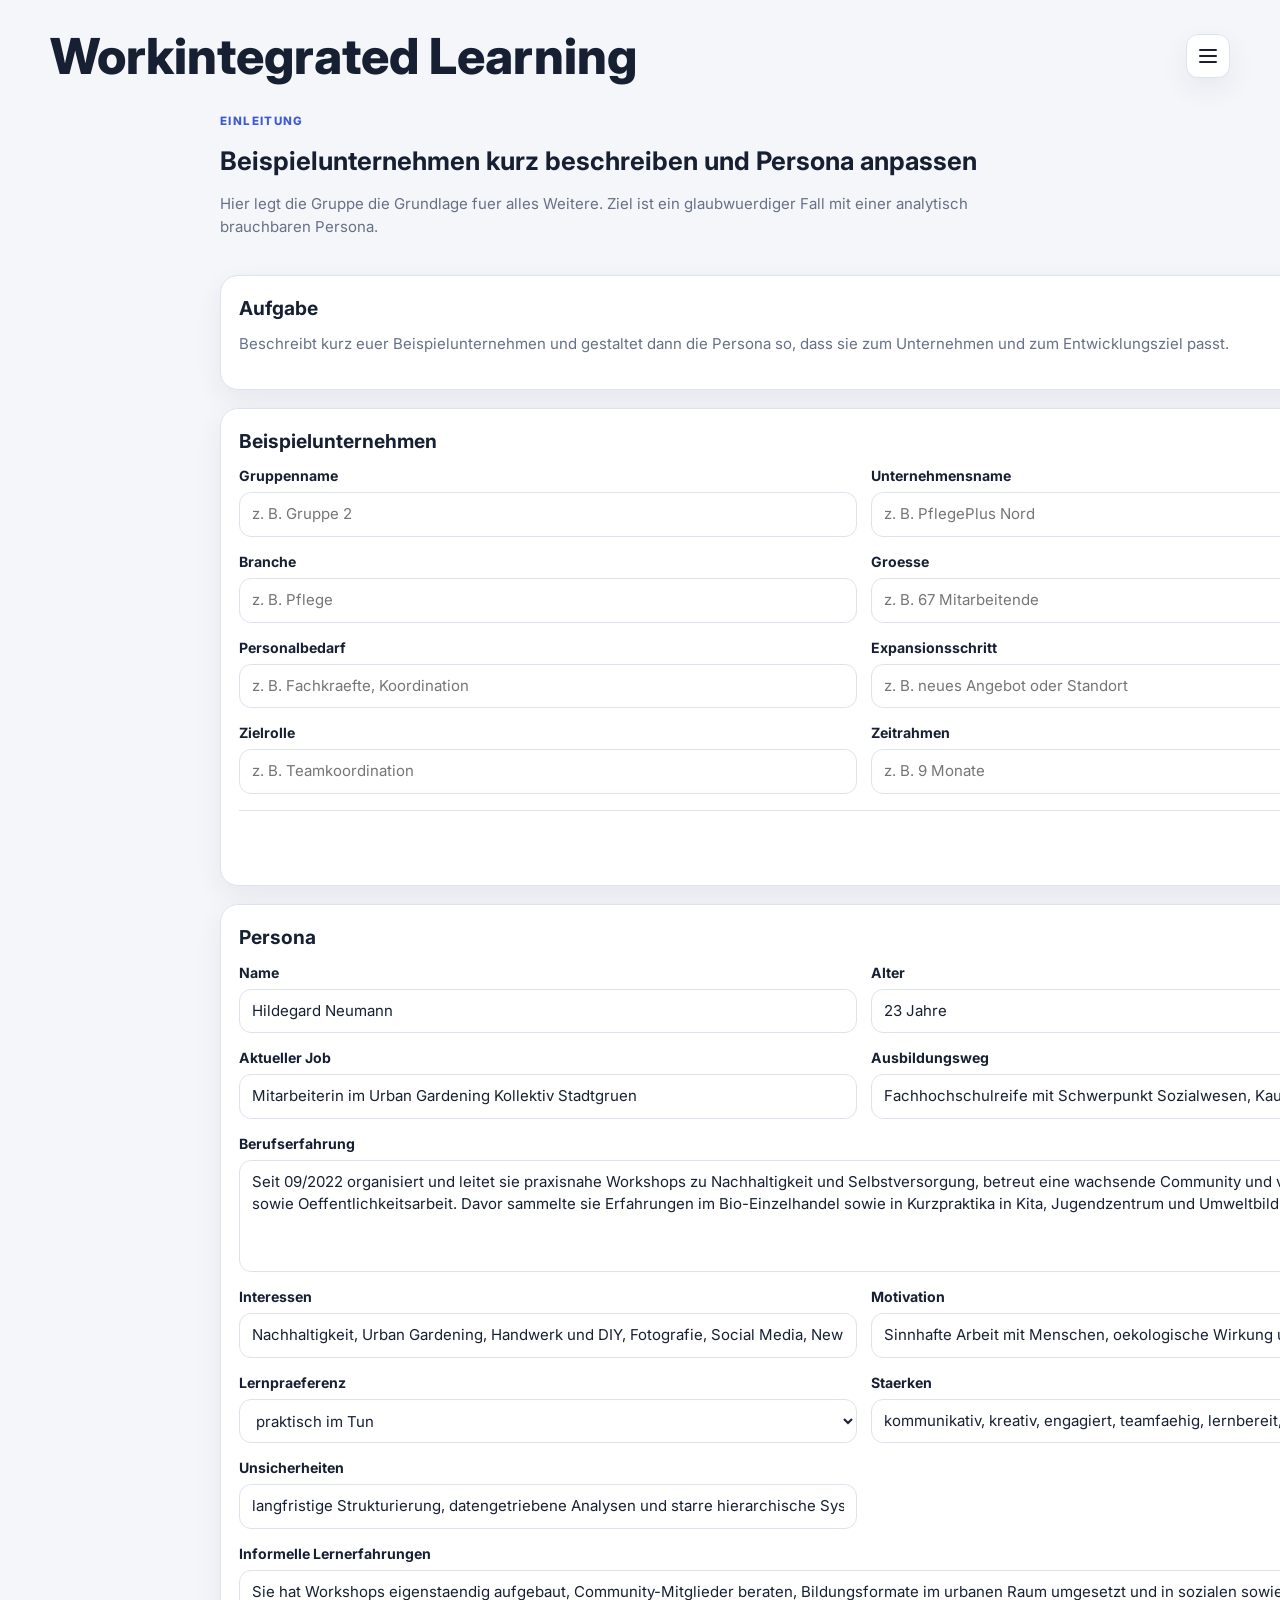
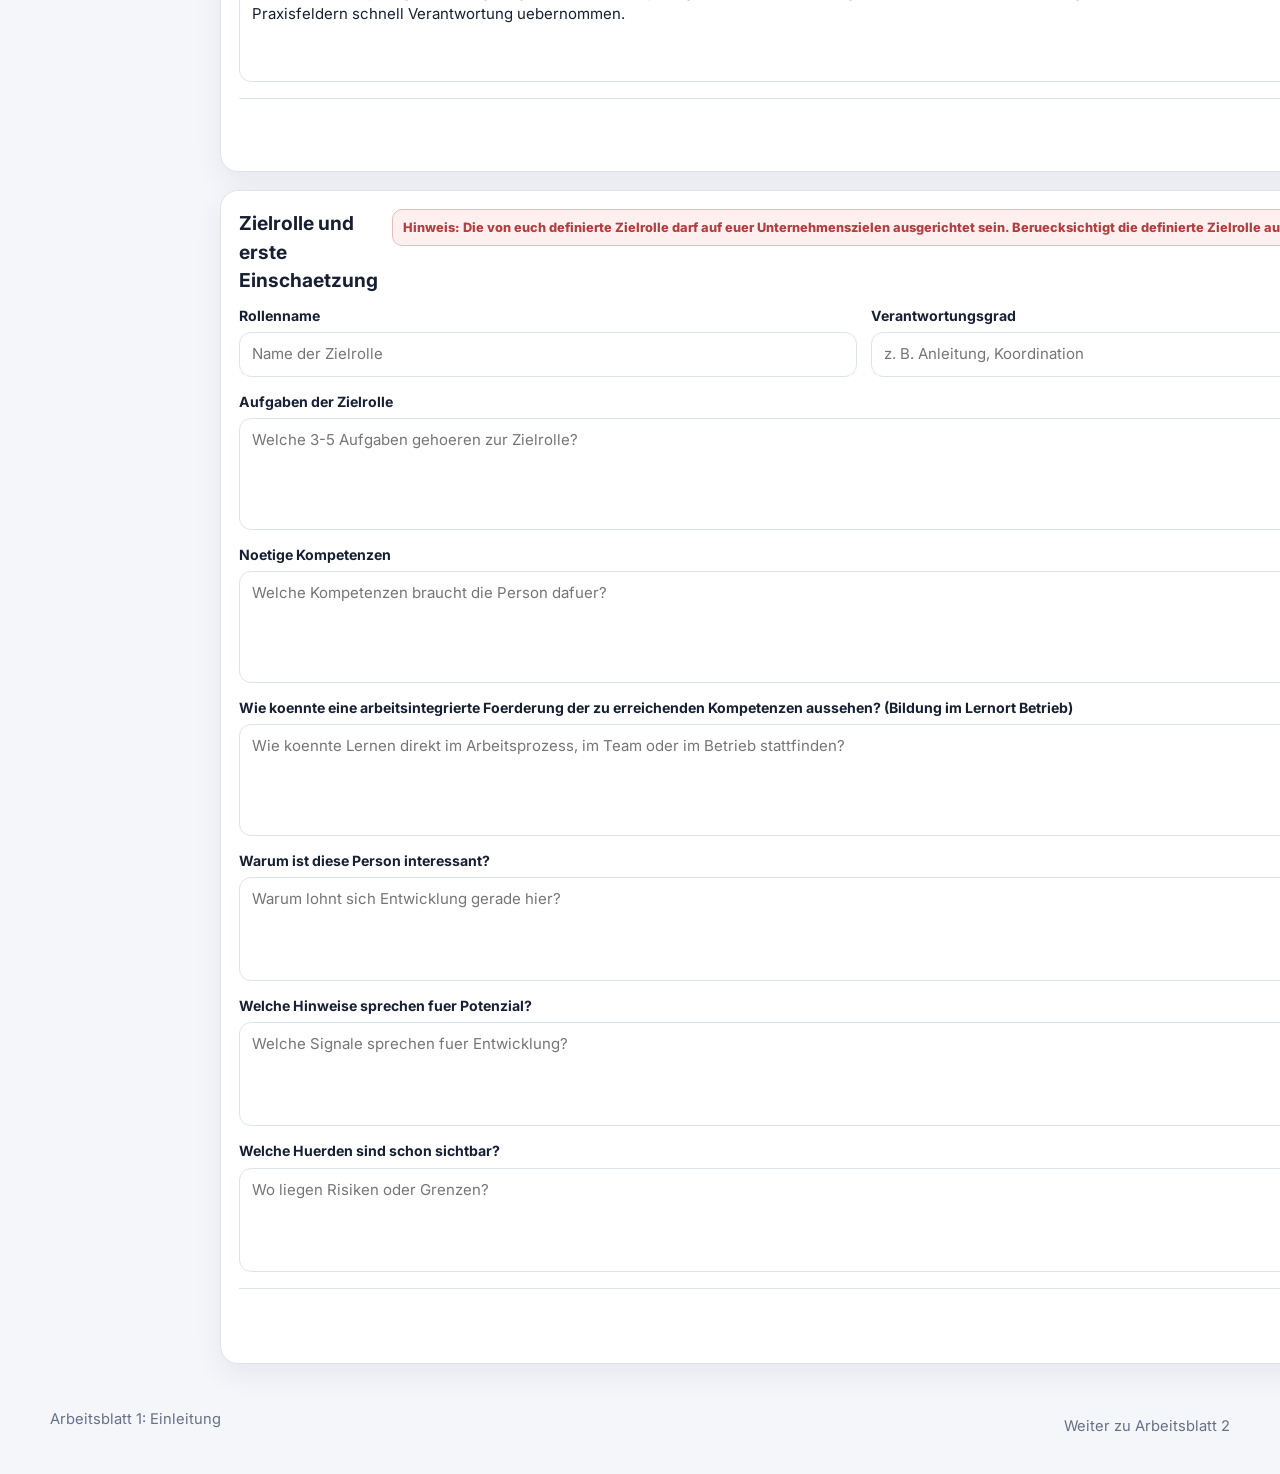
<file: arbeitsblatt-1.html>
<!DOCTYPE html>
<html lang="de">
<head>
  <meta charset="UTF-8">
  <meta name="viewport" content="width=device-width, initial-scale=1.0">
  <title>Arbeitsblatt 1 | Workintegrated Learning</title>
  <link rel="preconnect" href="https://fonts.googleapis.com">
  <link rel="preconnect" href="https://fonts.gstatic.com" crossorigin>
  <link href="https://fonts.googleapis.com/css2?family=Inter:wght@400;500;600;700;800&display=swap" rel="stylesheet">
  <link rel="stylesheet" href="styles.css">
</head>
<body data-workbook-section="ab1">
  <header class="site-header">
    <div class="topbar">
      <div class="brand">
        <a class="brand__title" href="index.html">Workintegrated Learning</a>
      </div>
      <button class="burger" id="burgerButton" aria-label="Menue oeffnen">
        <span></span><span></span><span></span>
      </button>
    </div>
    <nav class="site-nav" id="siteNav">
      <div class="site-nav__panel">
        <div class="site-nav__section">
          <div class="site-nav__label">Navigation</div>
          <div class="site-nav__links">
            <a href="index.html">Ausgangssituation</a>
            <a class="is-active" href="arbeitsblatt-1.html">Arbeitsblatt 1</a>
            <a href="arbeitsblatt-2.html">Arbeitsblatt 2</a>
            <a href="arbeitsblatt-3.html">Arbeitsblatt 3</a>
            <a href="report.html">Report sichten</a>
            <a href="impressum.html">Impressum</a>
          </div>
        </div>
      </div>
    </nav>
  </header>

  <main class="page page-simple">
    <header class="page-header">
      <p class="eyebrow">Einleitung</p>
      <h1>Beispielunternehmen kurz beschreiben und Persona anpassen</h1>
      <p class="page-lead">Hier legt die Gruppe die Grundlage fuer alles Weitere. Ziel ist ein glaubwuerdiger Fall mit einer analytisch brauchbaren Persona.</p>
    </header>

    <section class="section-stack">
      <article class="card">
        <h2>Aufgabe</h2>
        <p class="muted">Beschreibt kurz euer Beispielunternehmen und gestaltet dann die Persona so, dass sie zum Unternehmen und zum Entwicklungsziel passt.</p>
      </article>

      <article class="card">
        <h2>Beispielunternehmen</h2>
        <div class="form-grid">
          <label class="field"><span>Gruppenname</span><input data-persist="meta_group" type="text" placeholder="z. B. Gruppe 2"></label>
          <label class="field"><span>Unternehmensname</span><input data-persist="meta_unternehmensname" type="text" placeholder="z. B. PflegePlus Nord"></label>
          <label class="field"><span>Branche</span><input data-persist="unternehmen_branche" type="text" placeholder="z. B. Pflege"></label>
          <label class="field"><span>Groesse</span><input data-persist="unternehmen_groesse" type="text" placeholder="z. B. 67 Mitarbeitende"></label>
          <label class="field"><span>Personalbedarf</span><input data-persist="unternehmen_bedarf" type="text" placeholder="z. B. Fachkraefte, Koordination"></label>
          <label class="field"><span>Expansionsschritt</span><input data-persist="unternehmen_wachstum" type="text" placeholder="z. B. neues Angebot oder Standort"></label>
          <label class="field"><span>Zielrolle</span><input data-persist="unternehmen_zielrolle" type="text" placeholder="z. B. Teamkoordination"></label>
          <label class="field"><span>Zeitrahmen</span><input data-persist="unternehmen_zeitraum" type="text" placeholder="z. B. 9 Monate"></label>
        </div>
      </article>

      <article class="card" data-section-save-variant="lock" data-section-save-hint="Die Persona ist prinzipiell aus den Dokumenten vorgegeben. Zur spezifischen Anpassung an euren Unternehmensvorraussetzungen koennt Ihr allerdings anpassungen vornehmen.">
        <h2>Persona</h2>
        <div class="form-grid">
          <label class="field"><span>Name</span><input data-persist="persona_name" type="text" value="Hildegard Neumann" placeholder="Name der Persona"></label>
          <label class="field"><span>Alter</span><input data-persist="persona_alter" type="text" value="23 Jahre" placeholder="z. B. 31 Jahre"></label>
          <label class="field"><span>Aktueller Job</span><input data-persist="persona_job" type="text" value="Mitarbeiterin im Urban Gardening Kollektiv Stadtgruen" placeholder="z. B. Pflegehilfskraft"></label>
          <label class="field"><span>Ausbildungsweg</span><input data-persist="persona_ausbildung" type="text" value="Fachhochschulreife mit Schwerpunkt Sozialwesen, Kaufmaennische Schule Stuttgart" placeholder="z. B. Helferausbildung"></label>
          <label class="field field--wide"><span>Berufserfahrung</span><textarea data-persist="persona_erfahrung" rows="4" placeholder="Welche Erfahrungen bringt die Person mit?">Seit 09/2022 organisiert und leitet sie praxisnahe Workshops zu Nachhaltigkeit und Selbstversorgung, betreut eine wachsende Community und verantwortet Social Media sowie Oeffentlichkeitsarbeit. Davor sammelte sie Erfahrungen im Bio-Einzelhandel sowie in Kurzpraktika in Kita, Jugendzentrum und Umweltbildungsprojekten.</textarea></label>
          <label class="field"><span>Interessen</span><input data-persist="persona_interessen" type="text" value="Nachhaltigkeit, Urban Gardening, Handwerk und DIY, Fotografie, Social Media, New Work" placeholder="z. B. Organisation, Kommunikation"></label>
          <label class="field"><span>Motivation</span><input data-persist="persona_motivation" type="text" value="Sinnhafte Arbeit mit Menschen, oekologische Wirkung und sichtbare Ergebnisse mit Gestaltungsspielraum" placeholder="Was treibt die Person an?"></label>
          <label class="field"><span>Lernpraeferenz</span><select data-persist="persona_lernpraeferenz"><option value="">Bitte waehlen</option><option selected>praktisch im Tun</option><option>begleitet im Team</option><option>strukturiert mit Anleitung</option><option>selbstgesteuert digital</option></select></label>
          <label class="field"><span>Staerken</span><input data-persist="persona_staerken" type="text" value="kommunikativ, kreativ, engagiert, teamfaehig, lernbereit, social-media-sicher" placeholder="z. B. empathisch, verlaesslich"></label>
          <label class="field"><span>Unsicherheiten</span><input data-persist="persona_unsicherheiten" type="text" value="langfristige Strukturierung, datengetriebene Analysen und starre hierarchische Systeme" placeholder="z. B. Dokumentation"></label>
          <label class="field field--wide"><span>Informelle Lernerfahrungen</span><textarea data-persist="persona_informell" rows="4" placeholder="Wo hat die Person bereits informell gelernt oder Verantwortung uebernommen?">Sie hat Workshops eigenstaendig aufgebaut, Community-Mitglieder beraten, Bildungsformate im urbanen Raum umgesetzt und in sozialen sowie oekologischen Praxisfeldern schnell Verantwortung uebernommen.</textarea></label>
        </div>
      </article>

      <article class="card">
        <div class="card-note-header">
          <h2>Zielrolle und erste Einschaetzung</h2>
          <span class="card-note card-note--alert">Hinweis: Die von euch definierte Zielrolle darf auf euer Unternehmenszielen ausgerichtet sein. Beruecksichtigt die definierte Zielrolle auch in den folgenden Aufgaben.</span>
        </div>
        <div class="form-grid">
          <label class="field"><span>Rollenname</span><input data-persist="zielrolle_name" type="text" placeholder="Name der Zielrolle"></label>
          <label class="field"><span>Verantwortungsgrad</span><input data-persist="zielrolle_verantwortung" type="text" placeholder="z. B. Anleitung, Koordination"></label>
          <label class="field field--wide"><span>Aufgaben der Zielrolle</span><textarea data-persist="zielrolle_aufgaben" rows="4" placeholder="Welche 3-5 Aufgaben gehoeren zur Zielrolle?"></textarea></label>
          <label class="field field--wide"><span>Noetige Kompetenzen</span><textarea data-persist="zielrolle_kompetenzen" rows="4" placeholder="Welche Kompetenzen braucht die Person dafuer?"></textarea></label>
          <label class="field field--wide"><span>Wie koennte eine arbeitsintegrierte Foerderung der zu erreichenden Kompetenzen aussehen? (Bildung im Lernort Betrieb)</span><textarea data-persist="zielrolle_foerderung" rows="4" placeholder="Wie koennte Lernen direkt im Arbeitsprozess, im Team oder im Betrieb stattfinden?"></textarea></label>
          <label class="field field--wide"><span>Warum ist diese Person interessant?</span><textarea data-persist="einschaetzung_relevant" rows="3" placeholder="Warum lohnt sich Entwicklung gerade hier?"></textarea></label>
          <label class="field field--wide"><span>Welche Hinweise sprechen fuer Potenzial?</span><textarea data-persist="einschaetzung_potenzial" rows="3" placeholder="Welche Signale sprechen fuer Entwicklung?"></textarea></label>
          <label class="field field--wide"><span>Welche Huerden sind schon sichtbar?</span><textarea data-persist="einschaetzung_huerden" rows="3" placeholder="Wo liegen Risiken oder Grenzen?"></textarea></label>
        </div>
      </article>
    </section>
  </main>

  <footer class="footer">
    <p>Arbeitsblatt 1: Einleitung</p>
    <div class="footer-actions">
      <a href="arbeitsblatt-2.html">Weiter zu Arbeitsblatt 2</a>
    </div>
  </footer>

  <script src="report-utils.js"></script>
  <script src="script.js"></script>
</body>
</html>
</file>
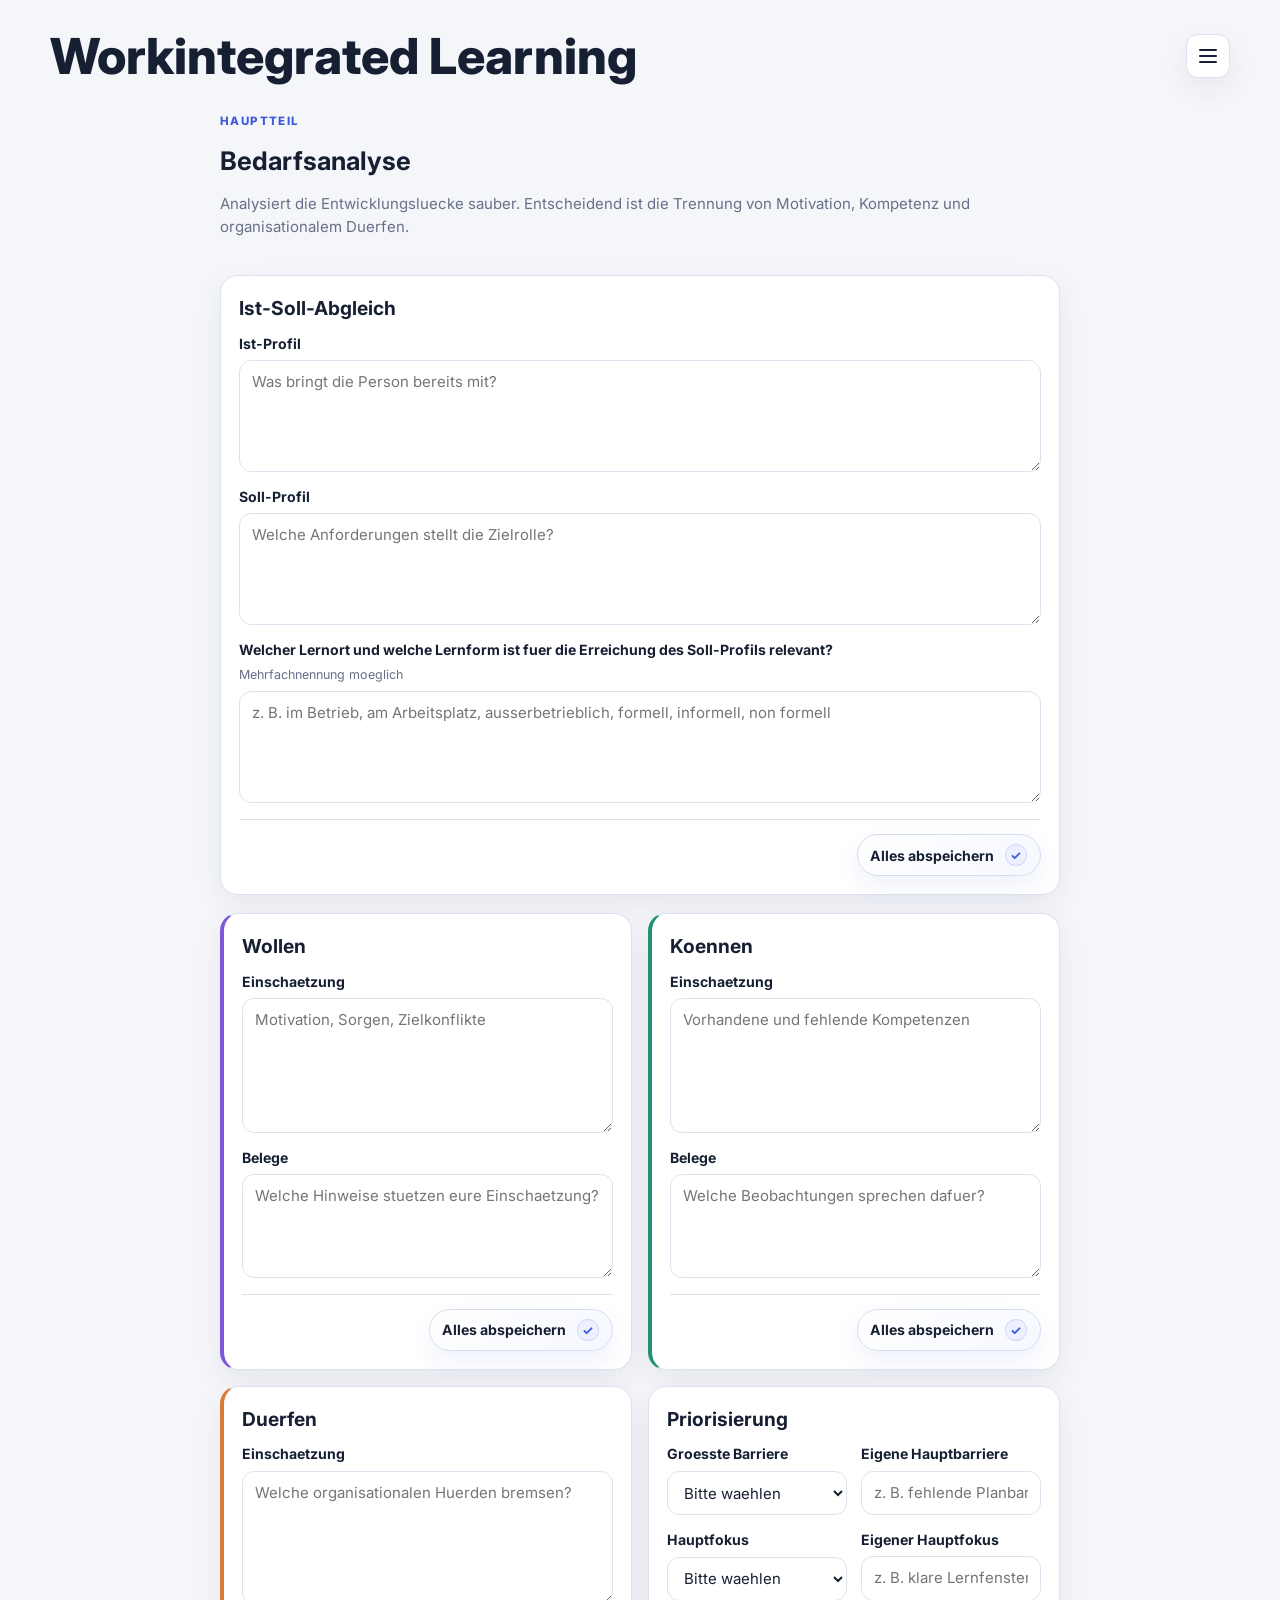
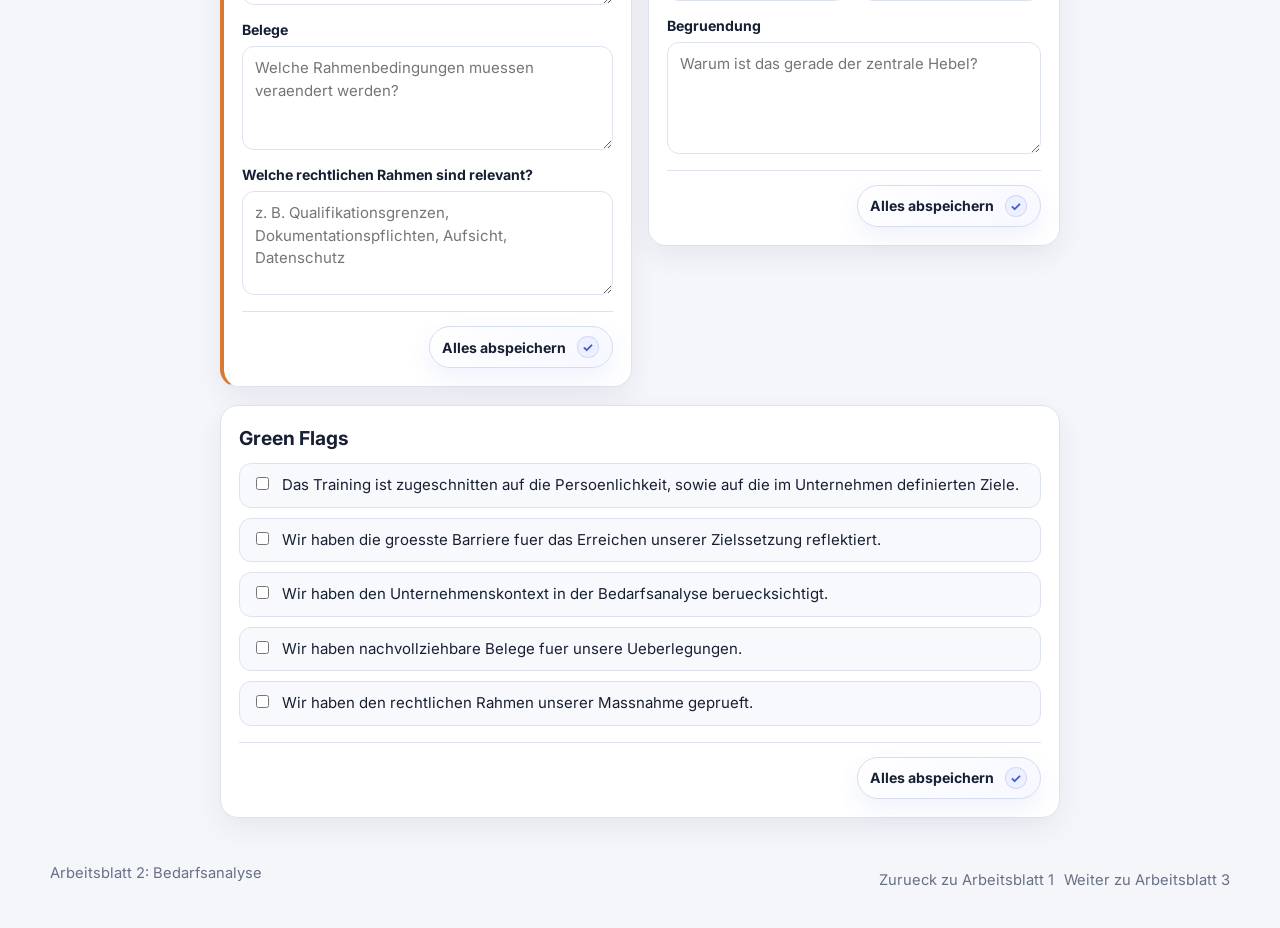
<file: arbeitsblatt-2.html>
<!DOCTYPE html>
<html lang="de">
<head>
  <meta charset="UTF-8">
  <meta name="viewport" content="width=device-width, initial-scale=1.0">
  <title>Arbeitsblatt 2 | Workintegrated Learning</title>
  <link rel="preconnect" href="https://fonts.googleapis.com">
  <link rel="preconnect" href="https://fonts.gstatic.com" crossorigin>
  <link href="https://fonts.googleapis.com/css2?family=Inter:wght@400;500;600;700;800&display=swap" rel="stylesheet">
  <link rel="stylesheet" href="styles.css">
</head>
<body data-workbook-section="ab2">
  <header class="site-header">
    <div class="topbar">
      <div class="brand">
        <a class="brand__title" href="index.html">Workintegrated Learning</a>
      </div>
      <button class="burger" id="burgerButton" aria-label="Menue oeffnen">
        <span></span><span></span><span></span>
      </button>
    </div>
    <nav class="site-nav" id="siteNav">
      <div class="site-nav__panel">
        <div class="site-nav__section">
          <div class="site-nav__label">Navigation</div>
          <div class="site-nav__links">
            <a href="index.html">Ausgangssituation</a>
            <a href="arbeitsblatt-1.html">Arbeitsblatt 1</a>
            <a class="is-active" href="arbeitsblatt-2.html">Arbeitsblatt 2</a>
            <a href="arbeitsblatt-3.html">Arbeitsblatt 3</a>
            <a href="report.html">Report sichten</a>
            <a href="impressum.html">Impressum</a>
          </div>
        </div>
      </div>
    </nav>
  </header>

  <main class="page page-simple">
    <header class="page-header">
      <p class="eyebrow">Hauptteil</p>
      <h1>Bedarfsanalyse</h1>
      <p class="page-lead">Analysiert die Entwicklungsluecke sauber. Entscheidend ist die Trennung von Motivation, Kompetenz und organisationalem Duerfen.</p>
    </header>

    <section class="section-stack">
      <article class="card">
        <h2>Ist-Soll-Abgleich</h2>
        <div class="form-grid">
          <label class="field field--wide"><span>Ist-Profil</span><textarea data-persist="analyse_ist" rows="4" placeholder="Was bringt die Person bereits mit?"></textarea></label>
          <label class="field field--wide"><span>Soll-Profil</span><textarea data-persist="analyse_soll" rows="4" placeholder="Welche Anforderungen stellt die Zielrolle?"></textarea></label>
          <label class="field field--wide"><span>Welcher Lernort und welche Lernform ist fuer die Erreichung des Soll-Profils relevant?</span><small class="field-hint">Mehrfachnennung moeglich</small><textarea data-persist="analyse_lernort_lernform" rows="4" placeholder="z. B. im Betrieb, am Arbeitsplatz, ausserbetrieblich, formell, informell, non formell"></textarea></label>
        </div>
      </article>

      <div class="analysis-grid">
        <article class="card analysis-card analysis-card--want">
          <h2>Wollen</h2>
          <div class="form-grid form-grid--single">
            <label class="field"><span>Einschaetzung</span><textarea data-persist="wollen_einschaetzung" rows="5" placeholder="Motivation, Sorgen, Zielkonflikte"></textarea></label>
            <label class="field"><span>Belege</span><textarea data-persist="wollen_belege" rows="3" placeholder="Welche Hinweise stuetzen eure Einschaetzung?"></textarea></label>
          </div>
        </article>

        <article class="card analysis-card analysis-card--can">
          <h2>Koennen</h2>
          <div class="form-grid form-grid--single">
            <label class="field"><span>Einschaetzung</span><textarea data-persist="koennen_einschaetzung" rows="5" placeholder="Vorhandene und fehlende Kompetenzen"></textarea></label>
            <label class="field"><span>Belege</span><textarea data-persist="koennen_belege" rows="3" placeholder="Welche Beobachtungen sprechen dafuer?"></textarea></label>
          </div>
        </article>

        <article class="card analysis-card analysis-card--may">
          <h2>Duerfen</h2>
          <div class="form-grid form-grid--single">
            <label class="field"><span>Einschaetzung</span><textarea data-persist="duerfen_einschaetzung" rows="5" placeholder="Welche organisationalen Huerden bremsen?"></textarea></label>
            <label class="field"><span>Belege</span><textarea data-persist="duerfen_belege" rows="3" placeholder="Welche Rahmenbedingungen muessen veraendert werden?"></textarea></label>
            <label class="field"><span>Welche rechtlichen Rahmen sind relevant?</span><textarea data-persist="duerfen_rechtlich" rows="3" placeholder="z. B. Qualifikationsgrenzen, Dokumentationspflichten, Aufsicht, Datenschutz"></textarea></label>
          </div>
        </article>

        <article class="card">
          <h2>Priorisierung</h2>
          <div class="form-grid">
            <label class="field"><span>Groesste Barriere</span><select data-persist="priorisierung_barriere"><option value="">Bitte waehlen</option><option>Wollen</option><option>Koennen</option><option>Duerfen</option></select></label>
            <label class="field"><span>Eigene Hauptbarriere</span><input data-persist="priorisierung_barriere_text" type="text" placeholder="z. B. fehlende Planbarkeit im Alltag"></label>
            <label class="field"><span>Hauptfokus</span><select data-persist="priorisierung_fokus"><option value="">Bitte waehlen</option><option>Motivation staerken</option><option>Kompetenz aufbauen</option><option>Rahmen sichern</option></select></label>
            <label class="field"><span>Eigener Hauptfokus</span><input data-persist="priorisierung_fokus_text" type="text" placeholder="z. B. klare Lernfenster und Priorisierung"></label>
            <label class="field field--wide"><span>Begruendung</span><textarea data-persist="priorisierung_begruendung" rows="4" placeholder="Warum ist das gerade der zentrale Hebel?"></textarea></label>
          </div>
        </article>
      </div>

      <article class="card">
        <h2>Green Flags</h2>
        <div class="check-list">
          <label><input data-persist="flag_training" type="checkbox"> Das Training ist zugeschnitten auf die Persoenlichkeit, sowie auf die im Unternehmen definierten Ziele.</label>
          <label><input data-persist="flag_rolle" type="checkbox"> Wir haben die groesste Barriere fuer das Erreichen unserer Zielssetzung reflektiert.</label>
          <label><input data-persist="flag_unternehmen" type="checkbox"> Wir haben den Unternehmenskontext in der Bedarfsanalyse beruecksichtigt.</label>
          <label><input data-persist="flag_belege" type="checkbox"> Wir haben nachvollziehbare Belege fuer unsere Ueberlegungen.</label>
          <label><input data-persist="flag_rechtlich" type="checkbox"> Wir haben den rechtlichen Rahmen unserer Massnahme geprueft.</label>
        </div>
      </article>
    </section>
  </main>

  <footer class="footer">
    <p>Arbeitsblatt 2: Bedarfsanalyse</p>
    <div class="footer-actions">
      <a href="arbeitsblatt-1.html">Zurueck zu Arbeitsblatt 1</a>
      <a href="arbeitsblatt-3.html">Weiter zu Arbeitsblatt 3</a>
    </div>
  </footer>

  <script src="report-utils.js"></script>
  <script src="script.js"></script>
</body>
</html>
</file>
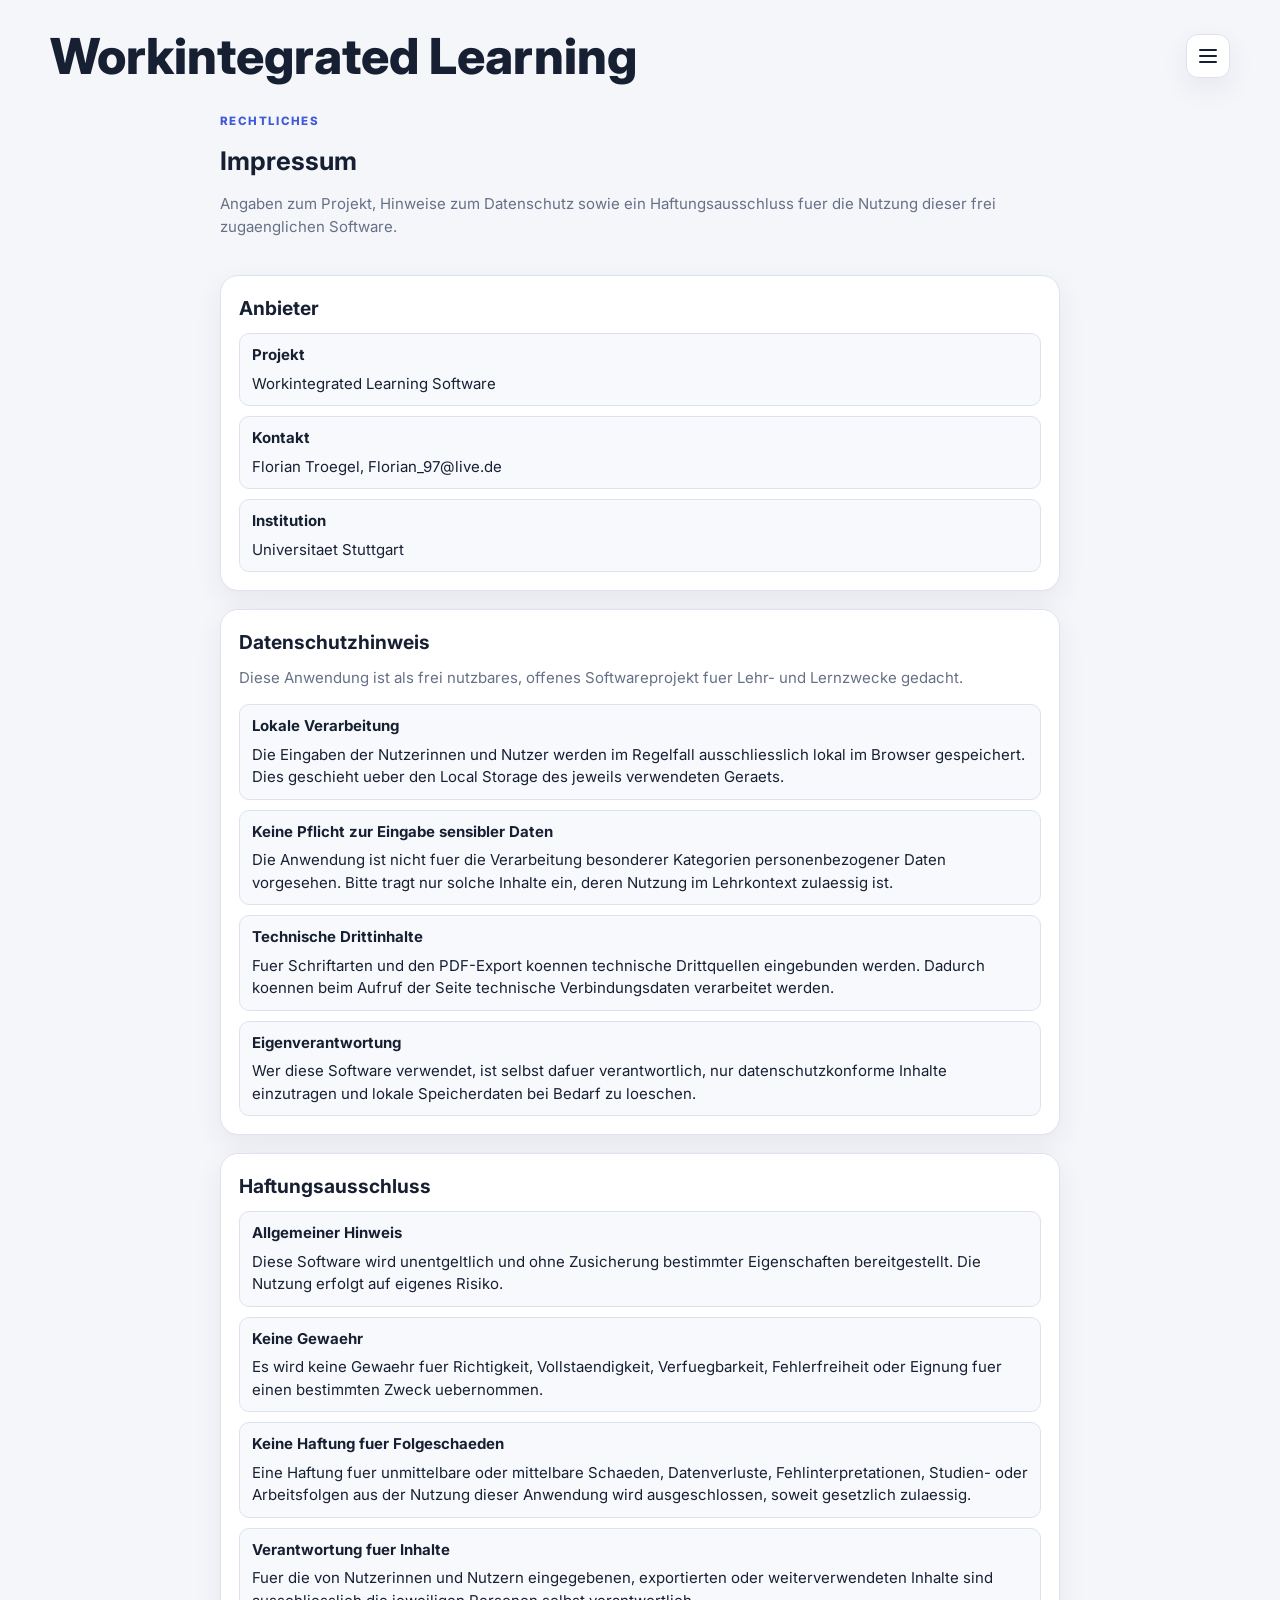
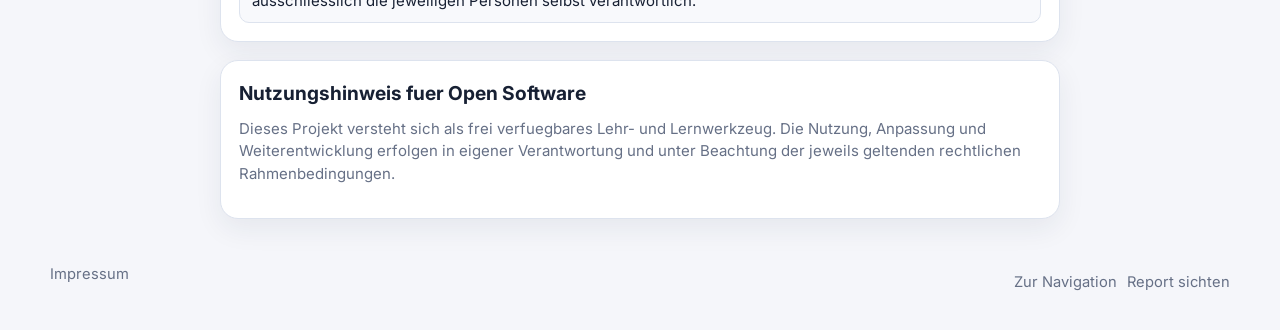
<file: impressum.html>
<!DOCTYPE html>
<html lang="de">
<head>
  <meta charset="UTF-8">
  <meta name="viewport" content="width=device-width, initial-scale=1.0">
  <title>Impressum | Workintegrated Learning</title>
  <link rel="preconnect" href="https://fonts.googleapis.com">
  <link rel="preconnect" href="https://fonts.gstatic.com" crossorigin>
  <link href="https://fonts.googleapis.com/css2?family=Inter:wght@400;500;600;700;800&display=swap" rel="stylesheet">
  <link rel="stylesheet" href="styles.css">
</head>
<body>
  <header class="site-header">
    <div class="topbar">
      <div class="brand">
        <a class="brand__title" href="index.html">Workintegrated Learning</a>
      </div>
      <button class="burger" id="burgerButton" aria-label="Menue oeffnen">
        <span></span><span></span><span></span>
      </button>
    </div>
    <nav class="site-nav" id="siteNav">
      <div class="site-nav__panel">
        <div class="site-nav__section">
          <div class="site-nav__label">Navigation</div>
          <div class="site-nav__links">
            <a href="index.html">Ausgangssituation</a>
            <a href="arbeitsblatt-1.html">Arbeitsblatt 1</a>
            <a href="arbeitsblatt-2.html">Arbeitsblatt 2</a>
            <a href="arbeitsblatt-3.html">Arbeitsblatt 3</a>
            <a href="report.html">Report sichten</a>
            <a class="is-active" href="impressum.html">Impressum</a>
          </div>
        </div>
      </div>
    </nav>
  </header>

  <main class="page page-simple">
    <header class="page-header">
      <p class="eyebrow">Rechtliches</p>
      <h1>Impressum</h1>
      <p class="page-lead">Angaben zum Projekt, Hinweise zum Datenschutz sowie ein Haftungsausschluss fuer die Nutzung dieser frei zugaenglichen Software.</p>
    </header>

    <section class="section-stack">
      <article class="card">
        <h2>Anbieter</h2>
        <div class="report-detail-list">
          <div class="report-detail-row">
            <strong>Projekt</strong>
            <p>Workintegrated Learning Software</p>
          </div>
          <div class="report-detail-row">
            <strong>Kontakt</strong>
            <p>Florian Troegel, Florian_97@live.de</p>
          </div>
          <div class="report-detail-row">
            <strong>Institution</strong>
            <p>Universitaet Stuttgart</p>
          </div>
        </div>
      </article>

      <article class="card">
        <h2>Datenschutzhinweis</h2>
        <p class="muted">Diese Anwendung ist als frei nutzbares, offenes Softwareprojekt fuer Lehr- und Lernzwecke gedacht.</p>
        <div class="report-detail-list">
          <div class="report-detail-row">
            <strong>Lokale Verarbeitung</strong>
            <p>Die Eingaben der Nutzerinnen und Nutzer werden im Regelfall ausschliesslich lokal im Browser gespeichert. Dies geschieht ueber den Local Storage des jeweils verwendeten Geraets.</p>
          </div>
          <div class="report-detail-row">
            <strong>Keine Pflicht zur Eingabe sensibler Daten</strong>
            <p>Die Anwendung ist nicht fuer die Verarbeitung besonderer Kategorien personenbezogener Daten vorgesehen. Bitte tragt nur solche Inhalte ein, deren Nutzung im Lehrkontext zulaessig ist.</p>
          </div>
          <div class="report-detail-row">
            <strong>Technische Drittinhalte</strong>
            <p>Fuer Schriftarten und den PDF-Export koennen technische Drittquellen eingebunden werden. Dadurch koennen beim Aufruf der Seite technische Verbindungsdaten verarbeitet werden.</p>
          </div>
          <div class="report-detail-row">
            <strong>Eigenverantwortung</strong>
            <p>Wer diese Software verwendet, ist selbst dafuer verantwortlich, nur datenschutzkonforme Inhalte einzutragen und lokale Speicherdaten bei Bedarf zu loeschen.</p>
          </div>
        </div>
      </article>

      <article class="card">
        <h2>Haftungsausschluss</h2>
        <div class="report-detail-list">
          <div class="report-detail-row">
            <strong>Allgemeiner Hinweis</strong>
            <p>Diese Software wird unentgeltlich und ohne Zusicherung bestimmter Eigenschaften bereitgestellt. Die Nutzung erfolgt auf eigenes Risiko.</p>
          </div>
          <div class="report-detail-row">
            <strong>Keine Gewaehr</strong>
            <p>Es wird keine Gewaehr fuer Richtigkeit, Vollstaendigkeit, Verfuegbarkeit, Fehlerfreiheit oder Eignung fuer einen bestimmten Zweck uebernommen.</p>
          </div>
          <div class="report-detail-row">
            <strong>Keine Haftung fuer Folgeschaeden</strong>
            <p>Eine Haftung fuer unmittelbare oder mittelbare Schaeden, Datenverluste, Fehlinterpretationen, Studien- oder Arbeitsfolgen aus der Nutzung dieser Anwendung wird ausgeschlossen, soweit gesetzlich zulaessig.</p>
          </div>
          <div class="report-detail-row">
            <strong>Verantwortung fuer Inhalte</strong>
            <p>Fuer die von Nutzerinnen und Nutzern eingegebenen, exportierten oder weiterverwendeten Inhalte sind ausschliesslich die jeweiligen Personen selbst verantwortlich.</p>
          </div>
        </div>
      </article>

      <article class="card">
        <h2>Nutzungshinweis fuer Open Software</h2>
        <p class="muted">Dieses Projekt versteht sich als frei verfuegbares Lehr- und Lernwerkzeug. Die Nutzung, Anpassung und Weiterentwicklung erfolgen in eigener Verantwortung und unter Beachtung der jeweils geltenden rechtlichen Rahmenbedingungen.</p>
      </article>
    </section>
  </main>

  <footer class="footer">
    <p>Impressum</p>
    <div class="footer-actions">
      <a href="index.html">Zur Navigation</a>
      <a href="report.html">Report sichten</a>
    </div>
  </footer>

  <script src="script.js"></script>
</body>
</html>
</file>
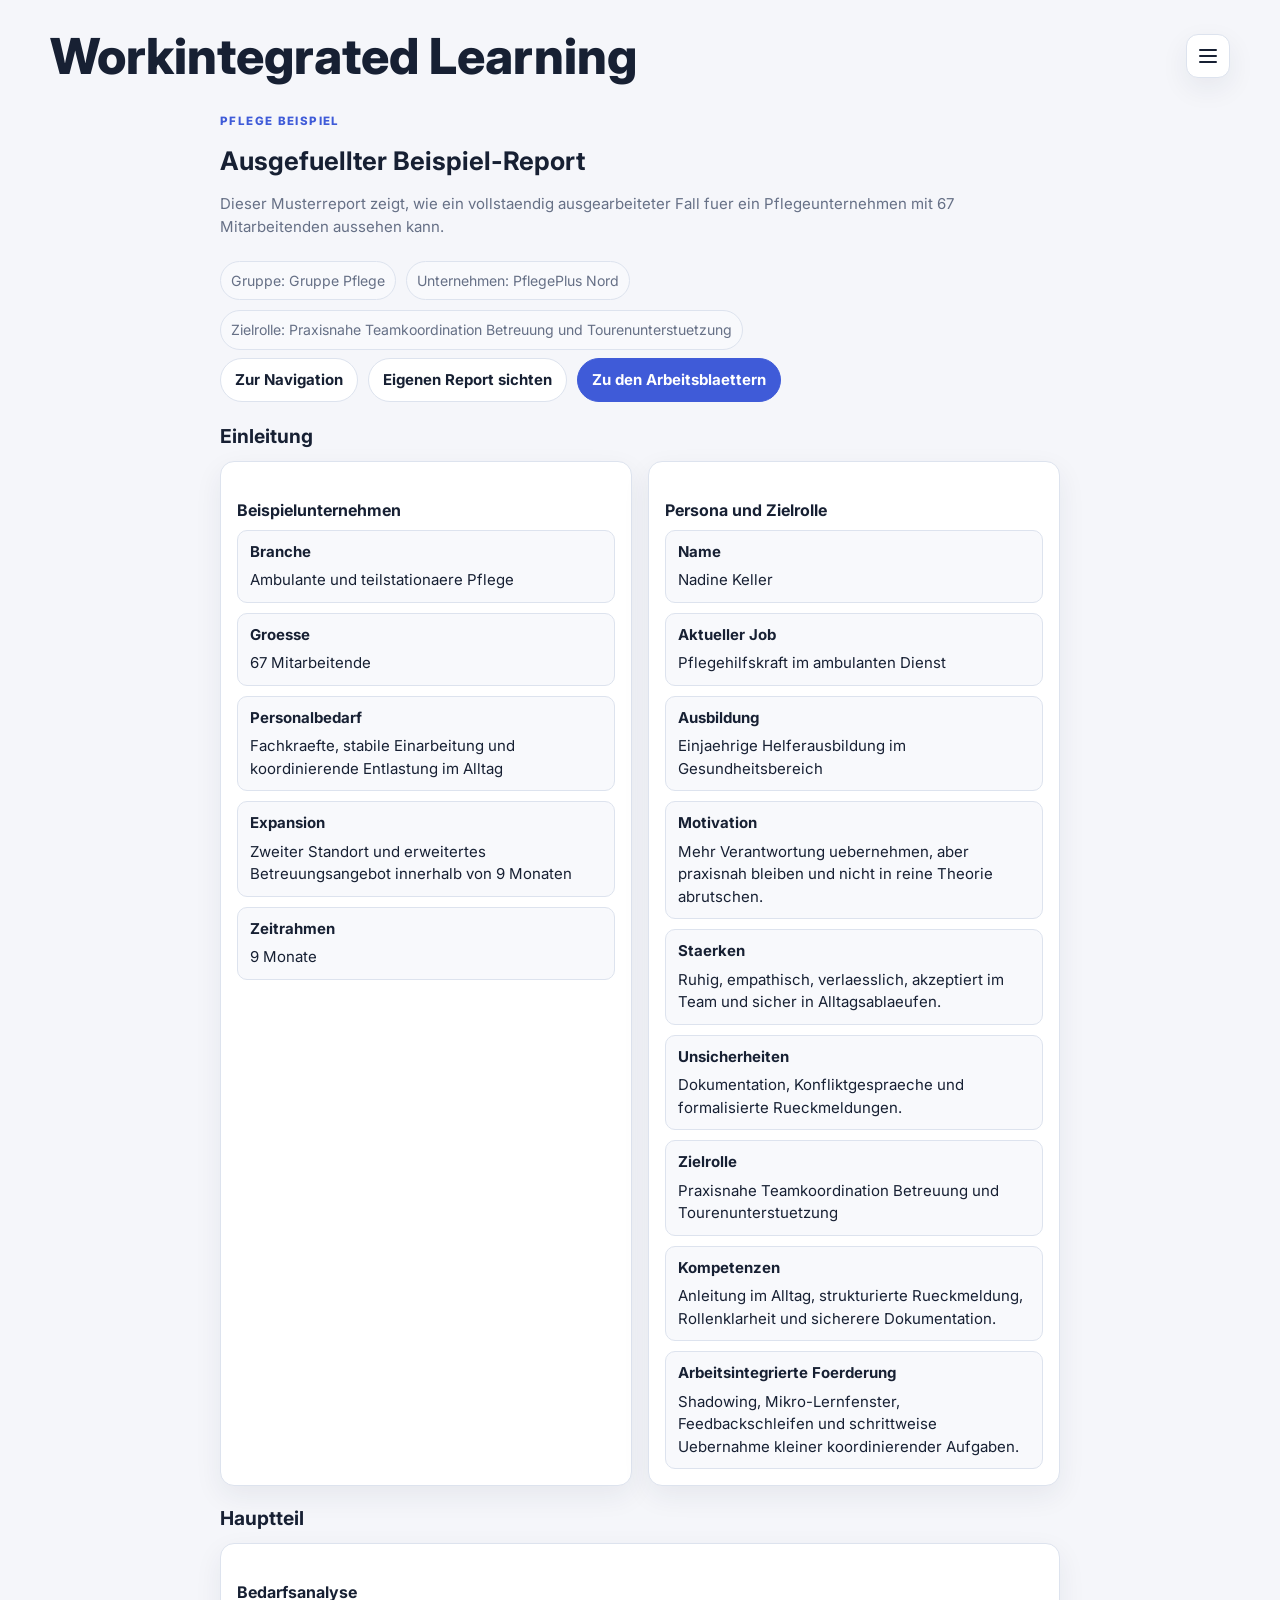
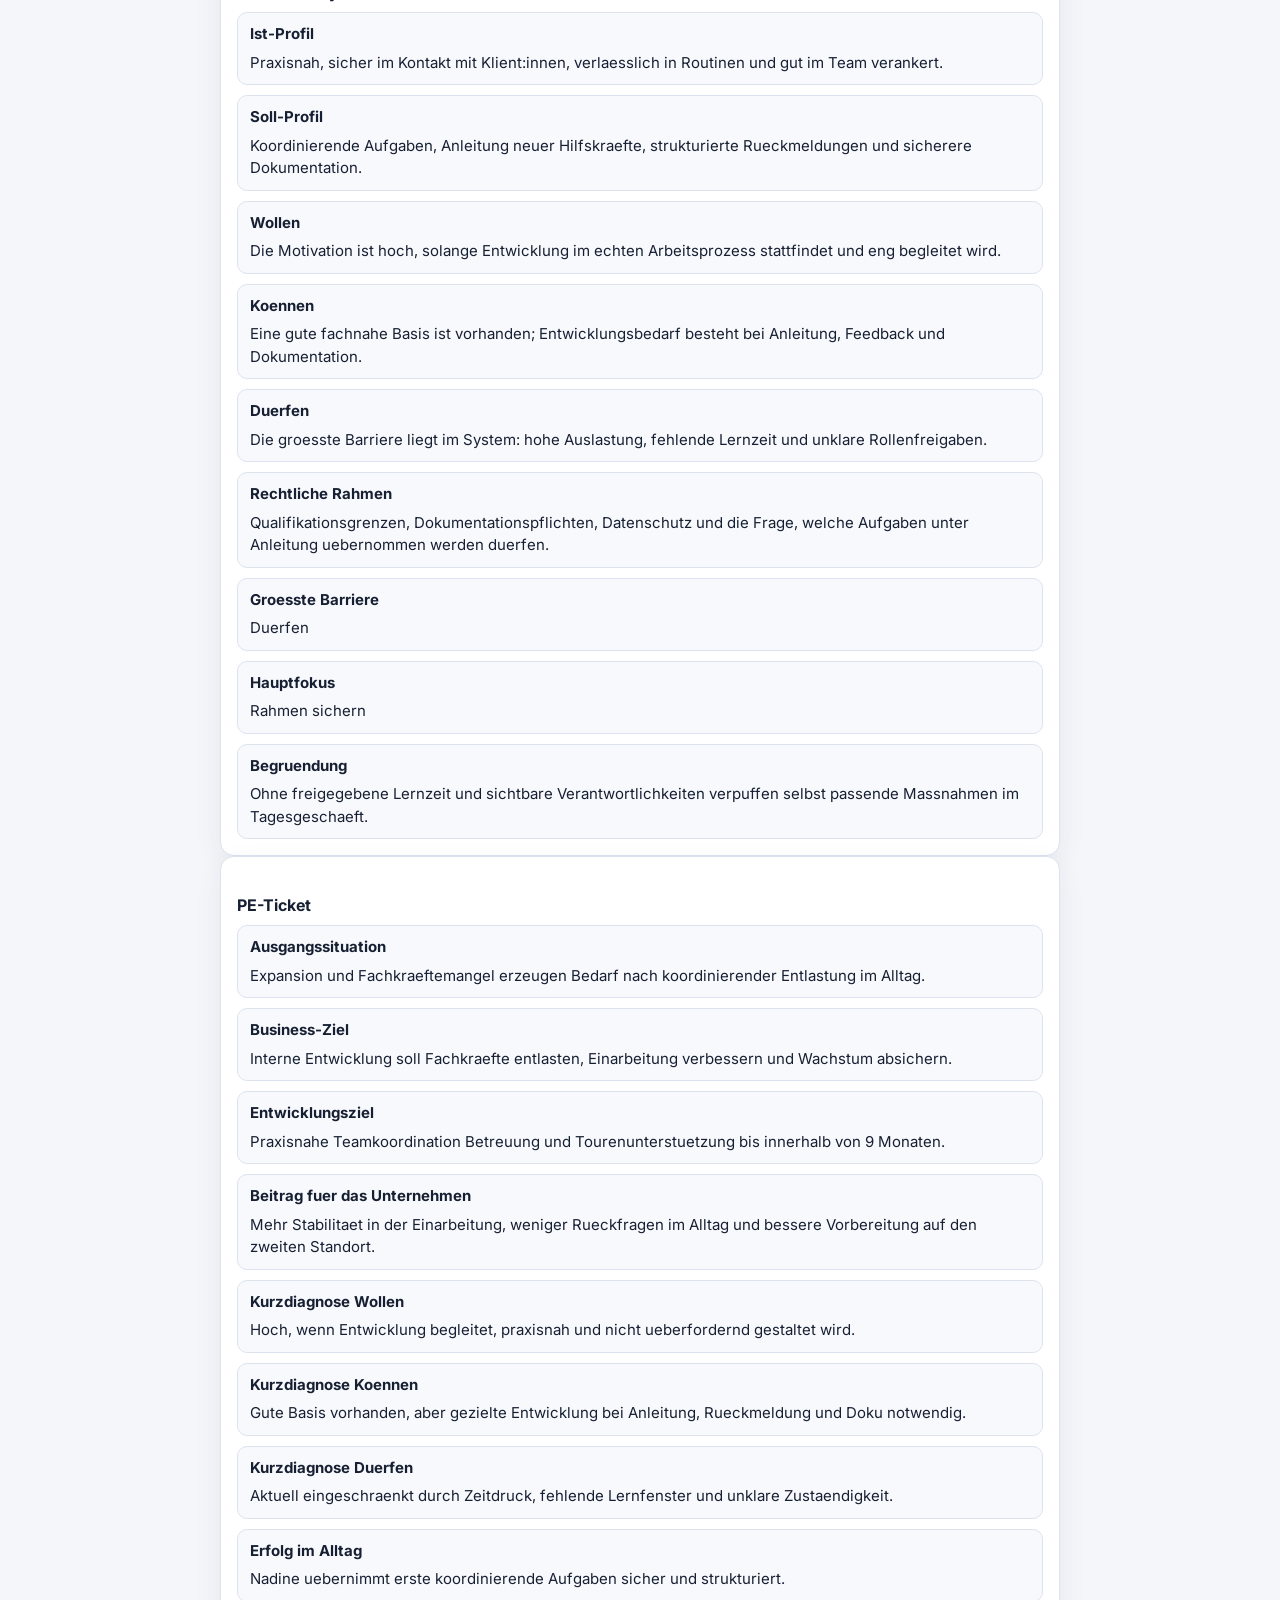
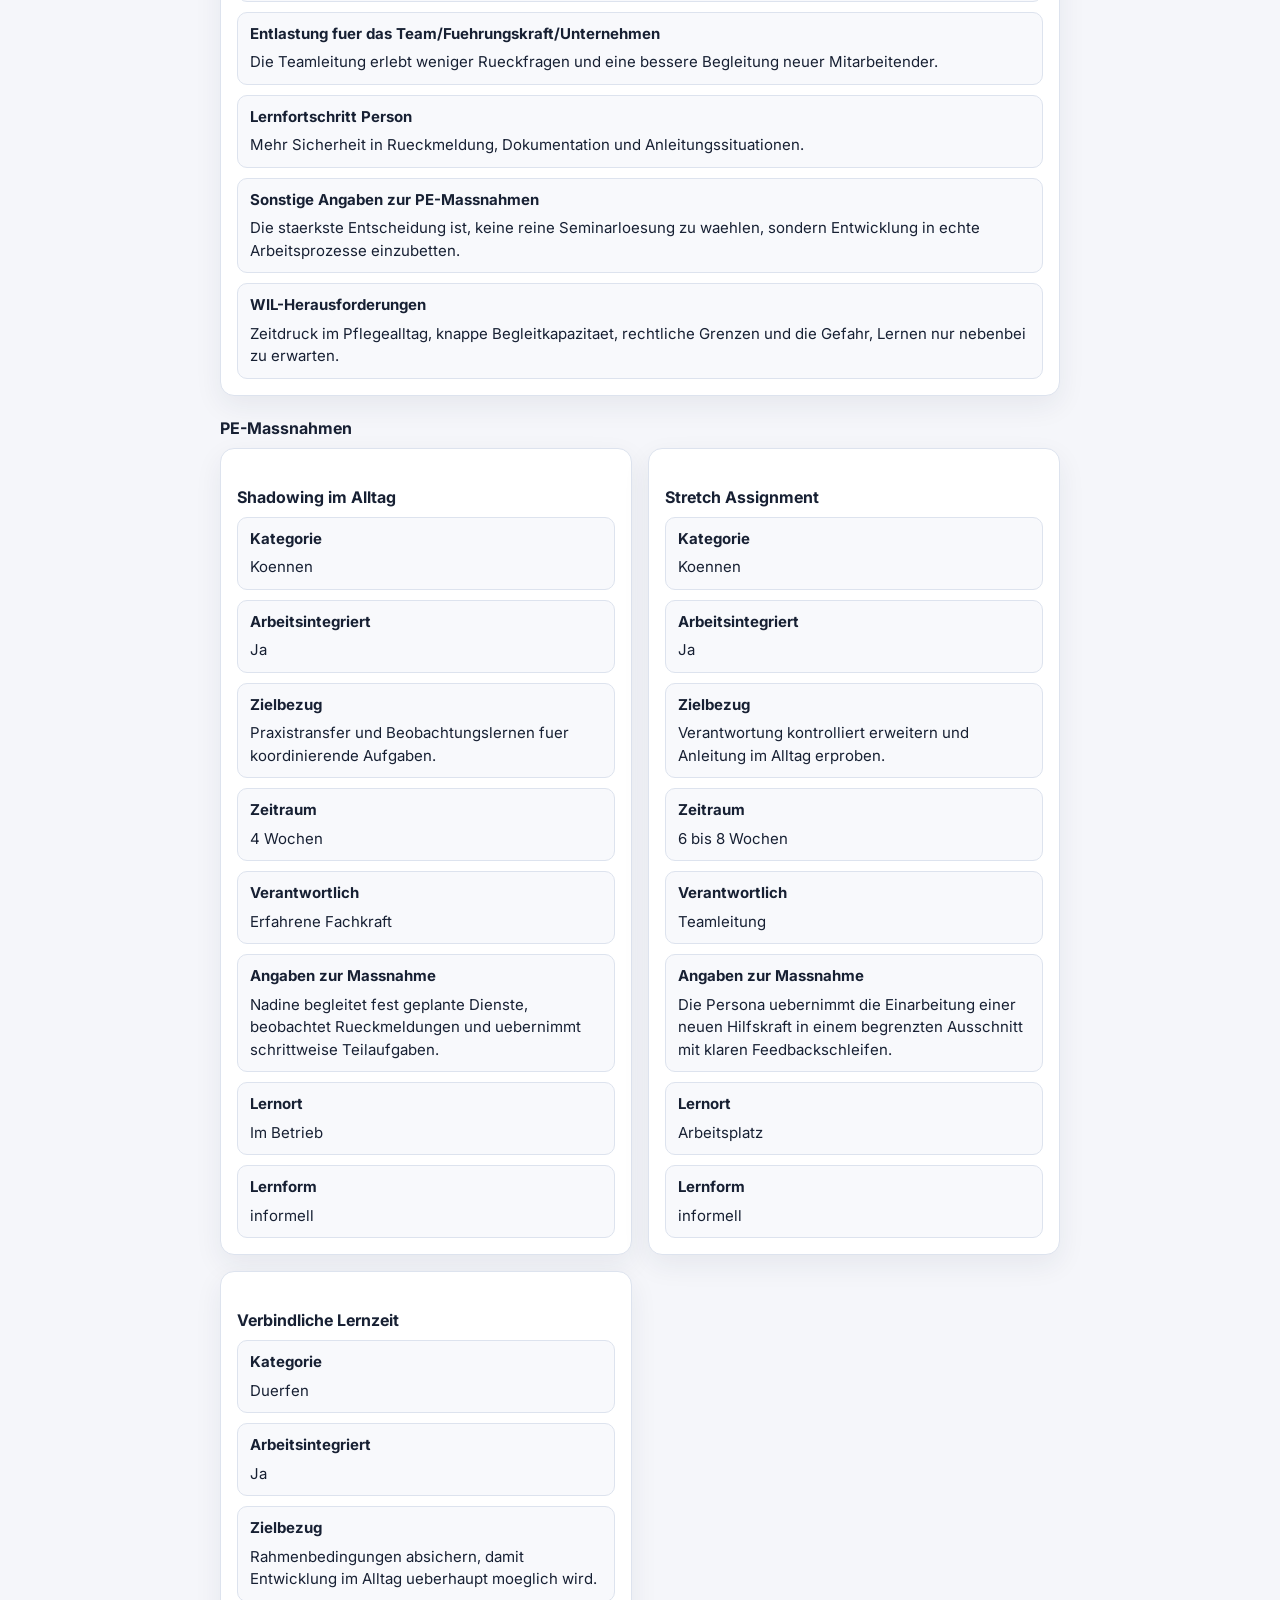
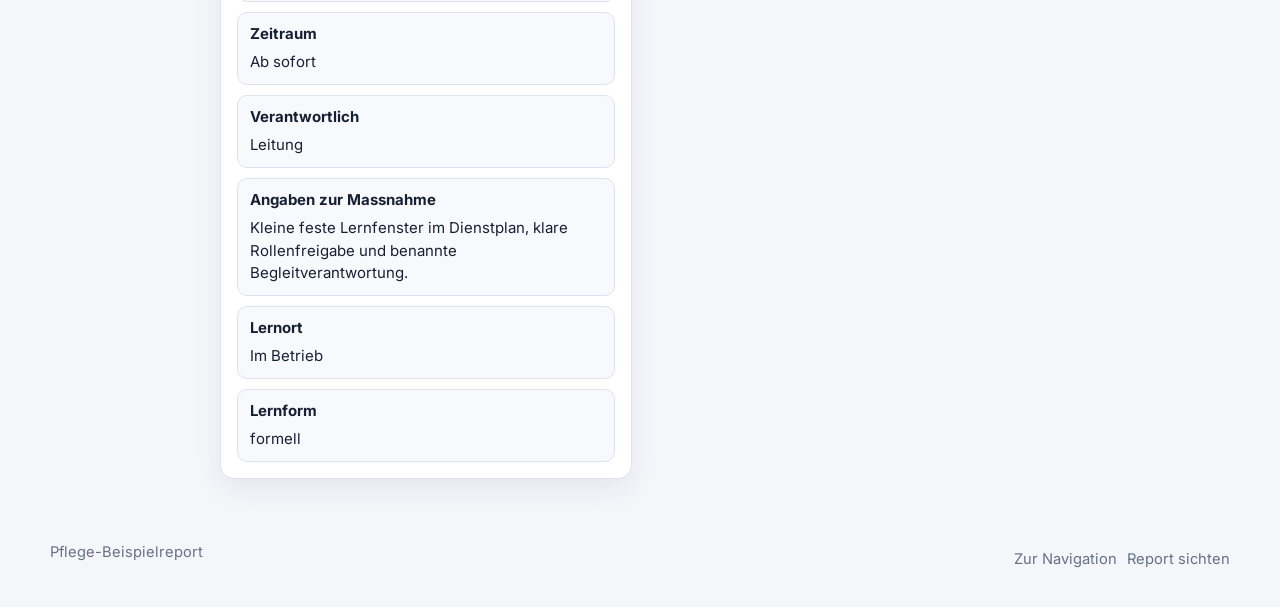
<file: pflege-report.html>
<!DOCTYPE html>
<html lang="de">
<head>
  <meta charset="UTF-8">
  <meta name="viewport" content="width=device-width, initial-scale=1.0">
  <title>Pflege-Beispielreport | Workintegrated Learning</title>
  <link rel="preconnect" href="https://fonts.googleapis.com">
  <link rel="preconnect" href="https://fonts.gstatic.com" crossorigin>
  <link href="https://fonts.googleapis.com/css2?family=Inter:wght@400;500;600;700;800&display=swap" rel="stylesheet">
  <link rel="stylesheet" href="styles.css">
</head>
<body>
  <header class="site-header">
    <div class="topbar">
      <div class="brand">
        <a class="brand__title" href="index.html">Workintegrated Learning</a>
      </div>
      <button class="burger" id="burgerButton" aria-label="Menue oeffnen">
        <span></span><span></span><span></span>
      </button>
    </div>
    <nav class="site-nav" id="siteNav">
      <div class="site-nav__panel">
        <div class="site-nav__section">
          <div class="site-nav__label">Navigation</div>
          <div class="site-nav__links">
            <a href="index.html">Ausgangssituation</a>
            <a href="arbeitsblatt-1.html">Arbeitsblatt 1</a>
            <a href="arbeitsblatt-2.html">Arbeitsblatt 2</a>
            <a href="arbeitsblatt-3.html">Arbeitsblatt 3</a>
            <a href="report.html">Report sichten</a>
            <a href="impressum.html">Impressum</a>
            <a class="is-active" href="pflege-report.html">Pflege-Beispielreport</a>
          </div>
        </div>
      </div>
    </nav>
  </header>

  <main class="page page-simple">
    <header class="page-header report-header">
      <p class="eyebrow">Pflege Beispiel</p>
      <h1>Ausgefuellter Beispiel-Report</h1>
      <p class="report-lead">Dieser Musterreport zeigt, wie ein vollstaendig ausgearbeiteter Fall fuer ein Pflegeunternehmen mit 67 Mitarbeitenden aussehen kann.</p>
      <div class="report-meta">
        <span>Gruppe: Gruppe Pflege</span>
        <span>Unternehmen: PflegePlus Nord</span>
        <span>Zielrolle: Praxisnahe Teamkoordination Betreuung und Tourenunterstuetzung</span>
      </div>
      <div class="page-actions">
        <a class="button button--ghost" href="index.html">Zur Navigation</a>
        <a class="button button--ghost" href="report.html">Eigenen Report sichten</a>
        <a class="button button--primary" href="arbeitsblatt-1.html">Zu den Arbeitsblaettern</a>
      </div>
    </header>

    <section class="report-section">
      <h2>Einleitung</h2>
      <div class="report-grid">
        <article class="report-card">
          <h3>Beispielunternehmen</h3>
          <div class="report-detail-list">
            <div class="report-detail-row"><strong>Branche</strong><p>Ambulante und teilstationaere Pflege</p></div>
            <div class="report-detail-row"><strong>Groesse</strong><p>67 Mitarbeitende</p></div>
            <div class="report-detail-row"><strong>Personalbedarf</strong><p>Fachkraefte, stabile Einarbeitung und koordinierende Entlastung im Alltag</p></div>
            <div class="report-detail-row"><strong>Expansion</strong><p>Zweiter Standort und erweitertes Betreuungsangebot innerhalb von 9 Monaten</p></div>
            <div class="report-detail-row"><strong>Zeitrahmen</strong><p>9 Monate</p></div>
          </div>
        </article>
        <article class="report-card">
          <h3>Persona und Zielrolle</h3>
          <div class="report-detail-list">
            <div class="report-detail-row"><strong>Name</strong><p>Nadine Keller</p></div>
            <div class="report-detail-row"><strong>Aktueller Job</strong><p>Pflegehilfskraft im ambulanten Dienst</p></div>
            <div class="report-detail-row"><strong>Ausbildung</strong><p>Einjaehrige Helferausbildung im Gesundheitsbereich</p></div>
            <div class="report-detail-row"><strong>Motivation</strong><p>Mehr Verantwortung uebernehmen, aber praxisnah bleiben und nicht in reine Theorie abrutschen.</p></div>
            <div class="report-detail-row"><strong>Staerken</strong><p>Ruhig, empathisch, verlaesslich, akzeptiert im Team und sicher in Alltagsablaeufen.</p></div>
            <div class="report-detail-row"><strong>Unsicherheiten</strong><p>Dokumentation, Konfliktgespraeche und formalisierte Rueckmeldungen.</p></div>
            <div class="report-detail-row"><strong>Zielrolle</strong><p>Praxisnahe Teamkoordination Betreuung und Tourenunterstuetzung</p></div>
            <div class="report-detail-row"><strong>Kompetenzen</strong><p>Anleitung im Alltag, strukturierte Rueckmeldung, Rollenklarheit und sicherere Dokumentation.</p></div>
            <div class="report-detail-row"><strong>Arbeitsintegrierte Foerderung</strong><p>Shadowing, Mikro-Lernfenster, Feedbackschleifen und schrittweise Uebernahme kleiner koordinierender Aufgaben.</p></div>
          </div>
        </article>
      </div>
    </section>

    <section class="report-section">
      <h2>Hauptteil</h2>
      <div class="summary-grid">
        <article class="report-card">
          <h3>Bedarfsanalyse</h3>
          <div class="report-detail-list">
            <div class="report-detail-row"><strong>Ist-Profil</strong><p>Praxisnah, sicher im Kontakt mit Klient:innen, verlaesslich in Routinen und gut im Team verankert.</p></div>
            <div class="report-detail-row"><strong>Soll-Profil</strong><p>Koordinierende Aufgaben, Anleitung neuer Hilfskraefte, strukturierte Rueckmeldungen und sicherere Dokumentation.</p></div>
            <div class="report-detail-row"><strong>Wollen</strong><p>Die Motivation ist hoch, solange Entwicklung im echten Arbeitsprozess stattfindet und eng begleitet wird.</p></div>
            <div class="report-detail-row"><strong>Koennen</strong><p>Eine gute fachnahe Basis ist vorhanden; Entwicklungsbedarf besteht bei Anleitung, Feedback und Dokumentation.</p></div>
            <div class="report-detail-row"><strong>Duerfen</strong><p>Die groesste Barriere liegt im System: hohe Auslastung, fehlende Lernzeit und unklare Rollenfreigaben.</p></div>
            <div class="report-detail-row"><strong>Rechtliche Rahmen</strong><p>Qualifikationsgrenzen, Dokumentationspflichten, Datenschutz und die Frage, welche Aufgaben unter Anleitung uebernommen werden duerfen.</p></div>
            <div class="report-detail-row"><strong>Groesste Barriere</strong><p>Duerfen</p></div>
            <div class="report-detail-row"><strong>Hauptfokus</strong><p>Rahmen sichern</p></div>
            <div class="report-detail-row"><strong>Begruendung</strong><p>Ohne freigegebene Lernzeit und sichtbare Verantwortlichkeiten verpuffen selbst passende Massnahmen im Tagesgeschaeft.</p></div>
          </div>
        </article>
        <article class="report-card">
          <h3>PE-Ticket</h3>
          <div class="report-detail-list">
            <div class="report-detail-row"><strong>Ausgangssituation</strong><p>Expansion und Fachkraeftemangel erzeugen Bedarf nach koordinierender Entlastung im Alltag.</p></div>
            <div class="report-detail-row"><strong>Business-Ziel</strong><p>Interne Entwicklung soll Fachkraefte entlasten, Einarbeitung verbessern und Wachstum absichern.</p></div>
            <div class="report-detail-row"><strong>Entwicklungsziel</strong><p>Praxisnahe Teamkoordination Betreuung und Tourenunterstuetzung bis innerhalb von 9 Monaten.</p></div>
            <div class="report-detail-row"><strong>Beitrag fuer das Unternehmen</strong><p>Mehr Stabilitaet in der Einarbeitung, weniger Rueckfragen im Alltag und bessere Vorbereitung auf den zweiten Standort.</p></div>
            <div class="report-detail-row"><strong>Kurzdiagnose Wollen</strong><p>Hoch, wenn Entwicklung begleitet, praxisnah und nicht ueberfordernd gestaltet wird.</p></div>
            <div class="report-detail-row"><strong>Kurzdiagnose Koennen</strong><p>Gute Basis vorhanden, aber gezielte Entwicklung bei Anleitung, Rueckmeldung und Doku notwendig.</p></div>
            <div class="report-detail-row"><strong>Kurzdiagnose Duerfen</strong><p>Aktuell eingeschraenkt durch Zeitdruck, fehlende Lernfenster und unklare Zustaendigkeit.</p></div>
            <div class="report-detail-row"><strong>Erfolg im Alltag</strong><p>Nadine uebernimmt erste koordinierende Aufgaben sicher und strukturiert.</p></div>
            <div class="report-detail-row"><strong>Entlastung fuer das Team/Fuehrungskraft/Unternehmen</strong><p>Die Teamleitung erlebt weniger Rueckfragen und eine bessere Begleitung neuer Mitarbeitender.</p></div>
            <div class="report-detail-row"><strong>Lernfortschritt Person</strong><p>Mehr Sicherheit in Rueckmeldung, Dokumentation und Anleitungssituationen.</p></div>
            <div class="report-detail-row"><strong>Sonstige Angaben zur PE-Massnahmen</strong><p>Die staerkste Entscheidung ist, keine reine Seminarloesung zu waehlen, sondern Entwicklung in echte Arbeitsprozesse einzubetten.</p></div>
            <div class="report-detail-row"><strong>WIL-Herausforderungen</strong><p>Zeitdruck im Pflegealltag, knappe Begleitkapazitaet, rechtliche Grenzen und die Gefahr, Lernen nur nebenbei zu erwarten.</p></div>
          </div>
        </article>
      </div>
      <div class="report-section">
        <h3>PE-Massnahmen</h3>
        <div class="report-grid">
          <article class="report-card">
            <h3>Shadowing im Alltag</h3>
            <div class="report-detail-list">
              <div class="report-detail-row"><strong>Kategorie</strong><p>Koennen</p></div>
              <div class="report-detail-row"><strong>Arbeitsintegriert</strong><p>Ja</p></div>
              <div class="report-detail-row"><strong>Zielbezug</strong><p>Praxistransfer und Beobachtungslernen fuer koordinierende Aufgaben.</p></div>
              <div class="report-detail-row"><strong>Zeitraum</strong><p>4 Wochen</p></div>
              <div class="report-detail-row"><strong>Verantwortlich</strong><p>Erfahrene Fachkraft</p></div>
              <div class="report-detail-row"><strong>Angaben zur Massnahme</strong><p>Nadine begleitet fest geplante Dienste, beobachtet Rueckmeldungen und uebernimmt schrittweise Teilaufgaben.</p></div>
              <div class="report-detail-row"><strong>Lernort</strong><p>Im Betrieb</p></div>
              <div class="report-detail-row"><strong>Lernform</strong><p>informell</p></div>
            </div>
          </article>
          <article class="report-card">
            <h3>Stretch Assignment</h3>
            <div class="report-detail-list">
              <div class="report-detail-row"><strong>Kategorie</strong><p>Koennen</p></div>
              <div class="report-detail-row"><strong>Arbeitsintegriert</strong><p>Ja</p></div>
              <div class="report-detail-row"><strong>Zielbezug</strong><p>Verantwortung kontrolliert erweitern und Anleitung im Alltag erproben.</p></div>
              <div class="report-detail-row"><strong>Zeitraum</strong><p>6 bis 8 Wochen</p></div>
              <div class="report-detail-row"><strong>Verantwortlich</strong><p>Teamleitung</p></div>
              <div class="report-detail-row"><strong>Angaben zur Massnahme</strong><p>Die Persona uebernimmt die Einarbeitung einer neuen Hilfskraft in einem begrenzten Ausschnitt mit klaren Feedbackschleifen.</p></div>
              <div class="report-detail-row"><strong>Lernort</strong><p>Arbeitsplatz</p></div>
              <div class="report-detail-row"><strong>Lernform</strong><p>informell</p></div>
            </div>
          </article>
          <article class="report-card">
            <h3>Verbindliche Lernzeit</h3>
            <div class="report-detail-list">
              <div class="report-detail-row"><strong>Kategorie</strong><p>Duerfen</p></div>
              <div class="report-detail-row"><strong>Arbeitsintegriert</strong><p>Ja</p></div>
              <div class="report-detail-row"><strong>Zielbezug</strong><p>Rahmenbedingungen absichern, damit Entwicklung im Alltag ueberhaupt moeglich wird.</p></div>
              <div class="report-detail-row"><strong>Zeitraum</strong><p>Ab sofort</p></div>
              <div class="report-detail-row"><strong>Verantwortlich</strong><p>Leitung</p></div>
              <div class="report-detail-row"><strong>Angaben zur Massnahme</strong><p>Kleine feste Lernfenster im Dienstplan, klare Rollenfreigabe und benannte Begleitverantwortung.</p></div>
              <div class="report-detail-row"><strong>Lernort</strong><p>Im Betrieb</p></div>
              <div class="report-detail-row"><strong>Lernform</strong><p>formell</p></div>
            </div>
          </article>
        </div>
      </div>
    </section>
  </main>

  <footer class="footer">
    <p>Pflege-Beispielreport</p>
    <div class="footer-actions">
      <a href="index.html">Zur Navigation</a>
      <a href="report.html">Report sichten</a>
    </div>
  </footer>

  <script src="script.js"></script>
</body>
</html>
</file>
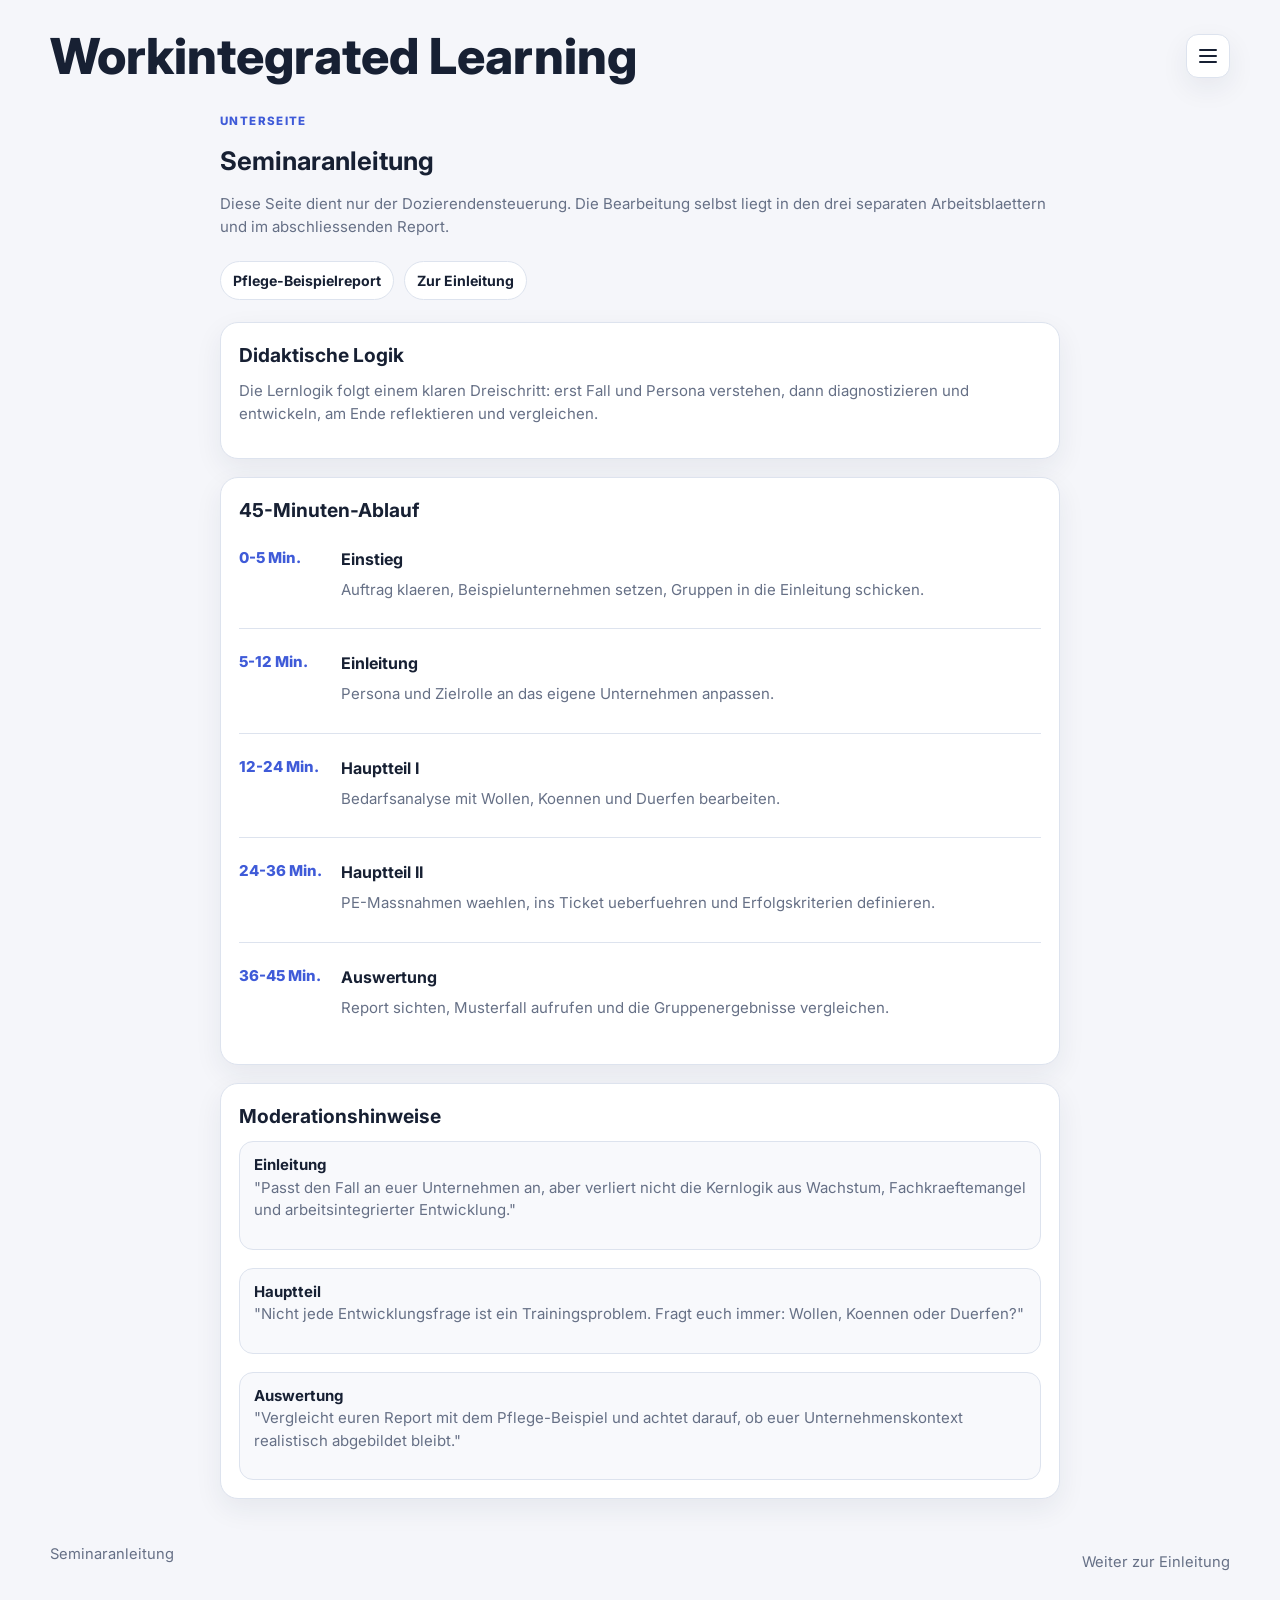
<file: seminar-anleitung.html>
<!DOCTYPE html>
<html lang="de">
<head>
  <meta charset="UTF-8">
  <meta name="viewport" content="width=device-width, initial-scale=1.0">
  <title>Seminaranleitung | Workintegrated Learning</title>
  <link rel="preconnect" href="https://fonts.googleapis.com">
  <link rel="preconnect" href="https://fonts.gstatic.com" crossorigin>
  <link href="https://fonts.googleapis.com/css2?family=Inter:wght@400;500;600;700;800&display=swap" rel="stylesheet">
  <link rel="stylesheet" href="styles.css">
</head>
<body>
  <header class="site-header">
    <div class="topbar">
      <div class="brand">
        <a class="brand__title" href="index.html">Workintegrated Learning</a>
      </div>
      <button class="burger" id="burgerButton" aria-label="Menue oeffnen">
        <span></span><span></span><span></span>
      </button>
    </div>
    <nav class="site-nav" id="siteNav">
      <div class="site-nav__panel">
        <div class="site-nav__section">
          <div class="site-nav__label">Navigation</div>
          <div class="site-nav__links">
            <a href="index.html">Ausgangssituation</a>
            <a href="arbeitsblatt-1.html">Arbeitsblatt 1</a>
            <a href="arbeitsblatt-2.html">Arbeitsblatt 2</a>
            <a href="arbeitsblatt-3.html">Arbeitsblatt 3</a>
            <a href="report.html">Report sichten</a>
            <a href="impressum.html">Impressum</a>
          </div>
        </div>
      </div>
    </nav>
  </header>

  <main class="page page-simple">
    <header class="page-header">
      <p class="eyebrow">Unterseite</p>
      <h1>Seminaranleitung</h1>
      <p class="page-lead">Diese Seite dient nur der Dozierendensteuerung. Die Bearbeitung selbst liegt in den drei separaten Arbeitsblaettern und im abschliessenden Report.</p>
      <div class="page-actions">
        <button class="button button--small button--ghost" data-action="open-example-report">Pflege-Beispielreport</button>
        <a class="button button--small" href="arbeitsblatt-1.html">Zur Einleitung</a>
      </div>
    </header>

    <section class="section-stack">
      <article class="card">
        <h2>Didaktische Logik</h2>
        <p class="muted">Die Lernlogik folgt einem klaren Dreischritt: erst Fall und Persona verstehen, dann diagnostizieren und entwickeln, am Ende reflektieren und vergleichen.</p>
      </article>

      <article class="card">
        <h2>45-Minuten-Ablauf</h2>
        <div class="phase-list">
          <div class="phase-row">
            <div class="phase-time">0-5 Min.</div>
            <div>
              <h3>Einstieg</h3>
              <p class="phase-text">Auftrag klaeren, Beispielunternehmen setzen, Gruppen in die Einleitung schicken.</p>
            </div>
          </div>
          <div class="phase-row">
            <div class="phase-time">5-12 Min.</div>
            <div>
              <h3>Einleitung</h3>
              <p class="phase-text">Persona und Zielrolle an das eigene Unternehmen anpassen.</p>
            </div>
          </div>
          <div class="phase-row">
            <div class="phase-time">12-24 Min.</div>
            <div>
              <h3>Hauptteil I</h3>
              <p class="phase-text">Bedarfsanalyse mit Wollen, Koennen und Duerfen bearbeiten.</p>
            </div>
          </div>
          <div class="phase-row">
            <div class="phase-time">24-36 Min.</div>
            <div>
              <h3>Hauptteil II</h3>
              <p class="phase-text">PE-Massnahmen waehlen, ins Ticket ueberfuehren und Erfolgskriterien definieren.</p>
            </div>
          </div>
          <div class="phase-row">
            <div class="phase-time">36-45 Min.</div>
            <div>
              <h3>Auswertung</h3>
              <p class="phase-text">Report sichten, Musterfall aufrufen und die Gruppenergebnisse vergleichen.</p>
            </div>
          </div>
        </div>
      </article>

      <article class="card">
        <h2>Moderationshinweise</h2>
        <div class="section-stack">
          <div class="hint-box">
            <strong>Einleitung</strong>
            <p class="muted">"Passt den Fall an euer Unternehmen an, aber verliert nicht die Kernlogik aus Wachstum, Fachkraeftemangel und arbeitsintegrierter Entwicklung."</p>
          </div>
          <div class="hint-box">
            <strong>Hauptteil</strong>
            <p class="muted">"Nicht jede Entwicklungsfrage ist ein Trainingsproblem. Fragt euch immer: Wollen, Koennen oder Duerfen?"</p>
          </div>
          <div class="hint-box">
            <strong>Auswertung</strong>
            <p class="muted">"Vergleicht euren Report mit dem Pflege-Beispiel und achtet darauf, ob euer Unternehmenskontext realistisch abgebildet bleibt."</p>
          </div>
        </div>
      </article>
    </section>
  </main>

  <footer class="footer">
    <p>Seminaranleitung</p>
    <div class="footer-actions">
      <a href="arbeitsblatt-1.html">Weiter zur Einleitung</a>
    </div>
  </footer>

  <script src="script.js"></script>
</body>
</html>
</file>
<file: styles.css>
:root {
  --bg: #f5f6fa;
  --surface: #ffffff;
  --surface-soft: #f8f9fc;
  --text: #172033;
  --muted: #667086;
  --line: #dde3ee;
  --primary: #3f5bd8;
  --primary-dark: #3148ac;
  --success-bg: #eef8f0;
  --success-line: #cfe4d4;
  --radius-lg: 18px;
  --radius-md: 14px;
  --radius-sm: 10px;
  --shadow: 0 10px 28px rgba(25, 37, 68, 0.07);
  --max: 1180px;
}

* {
  box-sizing: border-box;
}

html {
  scroll-behavior: smooth;
}

body {
  margin: 0;
  font-family: "Inter", Arial, sans-serif;
  background: var(--bg);
  color: var(--text);
  line-height: 1.5;
  font-size: 15px;
}

a {
  color: inherit;
  text-decoration: none;
}

button,
input,
select,
textarea {
  font: inherit;
}

button {
  cursor: pointer;
}

h1,
h2,
h3,
h4,
p {
  margin-top: 0;
}

h1 {
  font-size: clamp(1.6rem, 2vw, 2.1rem);
  line-height: 1.15;
  margin-bottom: 10px;
}

h2 {
  font-size: 1.2rem;
  margin-bottom: 10px;
}

h3 {
  font-size: 1rem;
  margin-bottom: 8px;
}

h4 {
  font-size: 0.94rem;
  margin-bottom: 8px;
}

.eyebrow {
  margin: 0 0 8px;
  color: var(--primary);
  font-size: 0.72rem;
  letter-spacing: 0.12em;
  text-transform: uppercase;
  font-weight: 800;
}

.lead,
.muted,
.page-lead,
.field-hint,
.phase-text,
.report-lead,
.empty-state,
.empty-state-small {
  color: var(--muted);
}

.site-header,
.page,
.footer {
  width: min(calc(100% - 32px), var(--max));
  margin-inline: auto;
}

.site-header {
  padding: 18px 0 10px;
}

.topbar {
  display: flex;
  justify-content: space-between;
  align-items: center;
  gap: 16px;
  padding: 14px 0;
}

.brand {
  display: flex;
  align-items: center;
}

.brand__title {
  font-size: clamp(2.6rem, 5vw, 3.1rem);
  font-weight: 800;
  line-height: 0.98;
}

.burger {
  width: 44px;
  height: 44px;
  border-radius: 12px;
  border: 1px solid var(--line);
  background: var(--surface);
  display: inline-flex;
  align-items: center;
  justify-content: center;
  flex-direction: column;
  gap: 4px;
  box-shadow: var(--shadow);
}

.burger span {
  width: 18px;
  height: 2px;
  border-radius: 999px;
  background: var(--text);
}

.site-nav {
  display: none;
  margin-top: 10px;
  padding: 8px 0 0;
}

.site-nav.is-open {
  display: block;
}

.site-nav__panel {
  display: grid;
  gap: 10px;
  padding: 14px;
  background: var(--surface);
  border: 1px solid var(--line);
  border-radius: var(--radius-lg);
  box-shadow: var(--shadow);
}

.site-nav__section {
  display: grid;
  gap: 8px;
}

.site-nav__label {
  font-size: 0.76rem;
  font-weight: 800;
  color: var(--muted);
  text-transform: uppercase;
  letter-spacing: 0.08em;
}

.site-nav__links {
  display: grid;
  gap: 8px;
}

.site-nav__links a,
.nav-link {
  display: inline-flex;
  align-items: center;
  justify-content: space-between;
  gap: 12px;
  padding: 11px 12px;
  border-radius: 12px;
  background: var(--surface-soft);
  border: 1px solid var(--line);
  font-weight: 600;
}

.site-nav__links a.is-active,
.nav-link.is-active {
  color: var(--primary);
  background: #edf1ff;
  border-color: #cad5ff;
}

.page {
  padding: 8px 0 28px;
}

.page-simple {
  width: min(calc(100% - 32px), 840px);
  margin: 0 auto;
}

.landing {
  padding-top: 32px;
}

.landing h1 {
  font-size: 12px;
  line-height: 1.08;
  margin-bottom: 14px;
  opacity: 0.58;
}

.roadmap-title {
  margin: 26px 0 14px;
  font-size: 1.22rem;
}

.document-box {
  margin-top: 22px;
  padding: 18px;
  background: var(--surface);
  border: 1px solid var(--line);
  border-radius: var(--radius-lg);
  box-shadow: var(--shadow);
}

.document-box h2 {
  margin: 0 0 14px;
  font-size: 1.05rem;
}

.document-box__actions {
  display: flex;
  flex-wrap: wrap;
  gap: 10px;
}

.landing-links {
  display: grid;
  gap: 10px;
  margin-top: 28px;
}

.scenario-steps {
  display: grid;
  gap: 12px;
  margin: 20px 0 28px;
}

.scenario-step {
  padding: 14px 16px;
  background: var(--surface);
  border: 1px solid var(--line);
  border-radius: var(--radius-md);
  box-shadow: var(--shadow);
}

.scenario-step__button {
  margin-top: 14px;
}

.scenario-step strong {
  display: block;
  margin-bottom: 6px;
  font-size: 1rem;
}

.scenario-step p {
  margin: 0;
  color: var(--muted);
}

.storage-tools {
  display: grid;
  gap: 14px;
  margin-top: 18px;
  padding-top: 18px;
  border-top: 1px solid var(--line);
}

.health-check {
  display: grid;
  gap: 10px;
  padding: 14px;
  background: var(--surface-soft);
  border: 1px solid var(--line);
  border-radius: var(--radius-md);
}

.health-check__title {
  margin: 0;
  font-weight: 800;
}

.health-check__item {
  display: flex;
  justify-content: space-between;
  gap: 12px;
  align-items: center;
  padding: 8px 0;
  border-bottom: 1px solid var(--line);
}

.health-check__item:last-of-type {
  border-bottom: none;
}

.health-check__item span {
  font-weight: 700;
  color: var(--muted);
}

.health-check__item span.is-ok {
  color: #2f6c4a;
}

.health-check__item span.is-error {
  color: #b14c4c;
}

.health-check__hint {
  margin: 0;
  color: var(--muted);
  font-size: 0.92rem;
}

.landing-links a {
  font-size: 1rem;
}

.nav-link--task {
  width: 100%;
}

.nav-link--task.is-complete {
  border-color: #bfe0c8;
  background: #f4fbf6;
}

.nav-link--task.is-complete > span:first-child {
  color: #244f36;
}

.task-status {
  min-width: 72px;
  text-align: center;
  padding: 7px 10px;
  border-radius: 999px;
  border: 1px solid var(--line);
  background: #fff;
  color: var(--muted);
  font-size: 0.84rem;
  font-weight: 800;
}

.task-status.is-complete {
  border-color: #bfe0c8;
  background: #eaf8ee;
  color: #2f6c4a;
}

.nav-link--report {
  cursor: default;
}

.page-header {
  display: grid;
  gap: 8px;
  margin-bottom: 22px;
}

.page-actions,
.footer-actions,
.toolbar,
.toolbar__actions,
.filter-bar,
.measure-tags,
.report-meta {
  display: flex;
  flex-wrap: wrap;
  gap: 10px;
  align-items: center;
}

.page-actions--center {
  justify-content: center;
}

.button {
  display: inline-flex;
  align-items: center;
  justify-content: center;
  border: 1px solid var(--line);
  background: var(--surface);
  color: var(--text);
  padding: 10px 14px;
  border-radius: 999px;
  font-weight: 700;
  transition:
    transform 0.32s cubic-bezier(0.2, 0.8, 0.2, 1),
    box-shadow 0.32s cubic-bezier(0.2, 0.8, 0.2, 1),
    border-color 0.24s ease,
    background-color 0.24s ease,
    color 0.24s ease;
}

.button--primary {
  background: var(--primary);
  border-color: var(--primary);
  color: #fff;
}

.button--primary:hover {
  background: var(--primary-dark);
  border-color: var(--primary-dark);
}

.button--ghost {
  background: var(--surface);
}

.button--success-light {
  background: #eef8f0;
  border-color: #cfe4d4;
  color: #2f6c4a;
}

.button--success-light:hover {
  background: #e4f4e8;
  border-color: #b9d8c0;
}

.button--danger {
  background: #fff1f1;
  border-color: #f1c4c4;
  color: #b34747;
}

.button--danger:hover {
  background: #ffe6e6;
  border-color: #ebb1b1;
}

.button--measure-toggle {
  min-width: 118px;
  transition:
    background-color 0.18s ease,
    border-color 0.18s ease,
    color 0.18s ease,
    transform 0.18s ease,
    box-shadow 0.18s ease;
}

.button--measure-toggle.is-morphing {
  transform: scale(0.96);
}

.button.is-morphing {
  transform: scale(0.94);
}

.button--selected {
  background: #eaf8ee;
  border-color: #bfe0c8;
  color: #2f6c4a;
  box-shadow: 0 0 0 3px rgba(47, 108, 74, 0.08);
}

.button--selected:hover {
  background: #e1f3e7;
  border-color: #aad1b6;
}

.button--saved {
  background: #eaf8ee;
  border-color: #bfe0c8;
  color: #2f6c4a;
  box-shadow: 0 0 0 3px rgba(47, 108, 74, 0.08);
}

.button--section-save {
  position: relative;
  min-width: 172px;
  gap: 10px;
  overflow: hidden;
  background: linear-gradient(135deg, #ffffff 0%, #f6f8ff 100%);
  border-color: #d5ddef;
  box-shadow: 0 10px 24px rgba(63, 91, 216, 0.08);
}

.button--section-save::before {
  content: "";
  position: absolute;
  inset: 0;
  background: linear-gradient(115deg, transparent 20%, rgba(255, 255, 255, 0.9) 48%, transparent 76%);
  transform: translateX(-140%);
  pointer-events: none;
}

.button--section-save .button__label,
.button--section-save .button__check {
  position: relative;
  z-index: 1;
  transition:
    opacity 0.28s ease,
    transform 0.32s cubic-bezier(0.2, 0.8, 0.2, 1),
    max-width 0.28s ease,
    margin 0.28s ease,
    background-color 0.24s ease,
    color 0.24s ease;
}

.button--section-save .button__label {
  white-space: nowrap;
}

.button--section-save .button__check {
  display: inline-flex;
  align-items: center;
  justify-content: center;
  width: 24px;
  height: 24px;
  border-radius: 999px;
  background: #edf1ff;
  color: var(--primary);
  box-shadow: inset 0 0 0 1px rgba(63, 91, 216, 0.16);
  transform: scale(0.92);
  flex-shrink: 0;
}

.button--section-save:hover {
  transform: translateY(-1px);
  box-shadow: 0 14px 28px rgba(63, 91, 216, 0.14);
}

.button--section-saved {
  min-width: 58px;
  padding-inline: 14px;
  background: linear-gradient(135deg, #effbf3 0%, #dff6e7 100%);
  border-color: #9fd1ae;
  color: #2f6c4a;
  box-shadow: 0 12px 28px rgba(47, 108, 74, 0.18);
}

.button--section-saved .button__label {
  max-width: 0;
  opacity: 0;
  transform: translateX(12px);
  margin: 0;
}

.button--section-saved .button__check {
  background: #2f9e61;
  color: #fff;
  transform: scale(1.08);
  box-shadow:
    0 10px 20px rgba(47, 108, 74, 0.22),
    inset 0 0 0 1px rgba(255, 255, 255, 0.22);
}

.button--section-save.is-figma-save::before,
.button--section-save.is-figma-release::before {
  animation: saveSheen 0.72s cubic-bezier(0.2, 0.8, 0.2, 1);
}

.button--section-save.is-figma-save {
  animation: savePop 0.62s cubic-bezier(0.2, 0.8, 0.2, 1);
}

.button--section-save.is-figma-release {
  animation: releasePop 0.58s cubic-bezier(0.2, 0.8, 0.2, 1);
}

.button--section-lock {
  min-width: 58px;
  width: 58px;
  padding: 9px;
  border-radius: 16px;
  background: linear-gradient(135deg, #eef6ff 0%, #dce9ff 100%);
  border-color: #bfd3ff;
}

.button--section-lock .button__lock {
  position: relative;
  z-index: 1;
  display: inline-flex;
  align-items: center;
  justify-content: center;
  width: 22px;
  height: 22px;
  transition: opacity 0.24s ease, transform 0.28s cubic-bezier(0.2, 0.8, 0.2, 1);
}

.button--section-lock .button__lock svg {
  width: 22px;
  height: 22px;
  fill: currentColor;
}

.button--section-lock .button__lock--open {
  position: absolute;
  opacity: 0;
  transform: scale(0.82) rotate(-12deg);
}

.button--section-lock .button__lock--closed {
  opacity: 1;
  transform: scale(1);
}

.button--section-lock .button__label,
.button--section-lock .button__check {
  display: none;
}

.button--section-lock.button--section-saved {
  background: linear-gradient(135deg, #eefbf3 0%, #dff6e7 100%);
  border-color: #9fd1ae;
  color: #2f6c4a;
}

.button--section-lock.is-unlocked {
  background: linear-gradient(135deg, #fff6ee 0%, #ffe7cf 100%);
  border-color: #f2c88d;
  color: #9b6425;
}

.button--section-lock.is-unlocked .button__lock--closed {
  opacity: 0;
  transform: scale(0.82) rotate(10deg);
}

.button--section-lock.is-unlocked .button__lock--open {
  opacity: 1;
  transform: scale(1) rotate(0deg);
}

.button--small {
  padding: 8px 12px;
  font-size: 0.88rem;
}

.button--large {
  padding: 14px 22px;
  font-size: 1rem;
}

.save-badge {
  display: inline-flex;
  align-items: center;
  padding: 8px 12px;
  border-radius: 999px;
  background: var(--success-bg);
  border: 1px solid var(--success-line);
  color: #2f6c4a;
  font-size: 0.84rem;
  font-weight: 700;
}

.section-stack {
  display: grid;
  gap: 18px;
}

.card {
  background: var(--surface);
  border: 1px solid var(--line);
  border-radius: var(--radius-lg);
  box-shadow: var(--shadow);
  padding: 18px;
  transition:
    border-color 0.28s ease,
    box-shadow 0.28s ease,
    background-color 0.28s ease,
    transform 0.28s ease;
}

.card--section-saved {
  border-color: #9fd1ae;
  background: linear-gradient(180deg, #ffffff 0%, #fbfffc 100%);
  box-shadow:
    0 0 0 3px rgba(47, 108, 74, 0.14),
    0 16px 34px rgba(47, 108, 74, 0.08);
}

.card--section-saved .section-save-row {
  border-top-color: #cfe4d4;
}

.card--section-saved .field input:disabled,
.card--section-saved .field select:disabled,
.card--section-saved .field textarea:disabled {
  background: #f7fbf8;
  border-color: #d4eadb;
  color: #587464;
  cursor: not-allowed;
}

.card-note-header {
  display: flex;
  justify-content: space-between;
  gap: 14px;
  align-items: flex-start;
}

.card-note {
  display: inline-flex;
  align-items: center;
  padding: 8px 10px;
  border-radius: 10px;
  font-size: 0.8rem;
  font-weight: 800;
  white-space: nowrap;
}

.card-note--alert {
  background: #fff0f0;
  border: 1px solid #f0b9b9;
  color: #b13f3f;
}

.content-grid,
.analysis-grid,
.report-grid,
.question-grid,
.measure-layout {
  display: grid;
  gap: 16px;
}

.content-grid,
.analysis-grid,
.report-grid {
  grid-template-columns: repeat(2, minmax(0, 1fr));
}

.card--wide,
.field--wide {
  grid-column: 1 / -1;
}

.phase-list {
  display: grid;
  gap: 10px;
}

.phase-row {
  display: grid;
  grid-template-columns: 88px 1fr;
  gap: 14px;
  padding: 12px 0;
  border-bottom: 1px solid var(--line);
}

.phase-row:last-child {
  border-bottom: none;
}

.phase-time {
  font-weight: 800;
  color: var(--primary);
}

.form-grid {
  display: grid;
  grid-template-columns: repeat(2, minmax(0, 1fr));
  gap: 14px;
}

.form-grid--single {
  grid-template-columns: 1fr;
}

.field {
  display: grid;
  gap: 6px;
}

.field span {
  font-size: 0.88rem;
  font-weight: 700;
}

.field input,
.field select,
.field textarea,
table input {
  width: 100%;
  padding: 10px 12px;
  border: 1px solid var(--line);
  border-radius: 12px;
  background: #fff;
  color: var(--text);
}

.field textarea {
  min-height: 104px;
  resize: vertical;
}

.field input:focus,
.field select:focus,
.field textarea:focus,
table input:focus,
.search-input:focus {
  outline: none;
  border-color: #b9c7f7;
  box-shadow: 0 0 0 3px rgba(63, 91, 216, 0.12);
}

.hint-strip {
  display: grid;
  gap: 10px;
}

.hint-box {
  padding: 12px 14px;
  background: var(--surface-soft);
  border: 1px solid var(--line);
  border-radius: var(--radius-md);
}

.info-box {
  margin-top: 14px;
  padding: 12px 14px;
  border-radius: var(--radius-md);
}

.info-box strong {
  display: block;
  margin-bottom: 4px;
}

.info-box p {
  margin: 0;
}

.info-box--blue {
  background: #f3f7ff;
  border: 1px solid #cddcff;
  color: #2f4d93;
}

.analysis-grid {
  align-items: start;
}

.analysis-card {
  border-left: 4px solid var(--line);
}

.analysis-card--want {
  border-left-color: #7e56da;
}

.analysis-card--can {
  border-left-color: #23906f;
}

.analysis-card--may {
  border-left-color: #d97a34;
}

.check-list,
.reflection-checks {
  display: grid;
  gap: 10px;
}

.check-list label,
.reflection-checks label {
  display: flex;
  gap: 10px;
  align-items: flex-start;
  padding: 10px 12px;
  border: 1px solid var(--line);
  border-radius: 12px;
  background: var(--surface-soft);
}

.measures-toolbar {
  display: flex;
  justify-content: space-between;
  gap: 12px;
  flex-wrap: wrap;
  margin-bottom: 14px;
}

.filter-chip {
  border: 1px solid var(--line);
  background: var(--surface-soft);
  color: var(--muted);
  padding: 9px 12px;
  border-radius: 999px;
  font-weight: 700;
}

.filter-chip.is-active {
  color: var(--primary);
  background: #edf1ff;
  border-color: #cad5ff;
}

.search-input {
  width: 240px;
  max-width: 100%;
  padding: 10px 12px;
  border: 1px solid var(--line);
  border-radius: 999px;
  background: #fff;
}

.measure-catalog {
  display: grid;
  grid-template-columns: 1fr;
  gap: 14px;
}

.measure-card {
  padding: 0;
  border: 1px solid var(--line);
  border-radius: var(--radius-md);
  background: #fff;
  overflow: hidden;
}

.measure-card[open] {
  background: #fbfcff;
}

.measure-card__summary {
  display: flex;
  justify-content: space-between;
  gap: 14px;
  align-items: center;
  cursor: pointer;
  list-style: none;
  padding: 16px 18px;
}

.measure-card__summary::-webkit-details-marker {
  display: none;
}

.measure-card__summary-main {
  min-width: 0;
}

.measure-card__summary h4 {
  margin: 0 0 6px;
}

.measure-card__summary p {
  margin: 0;
}

.measure-summary__side {
  display: flex;
  align-items: center;
  gap: 10px;
  flex-shrink: 0;
}

.measure-summary__toggle {
  display: inline-flex;
  align-items: center;
  padding: 6px 10px;
  border: 1px solid var(--line);
  border-radius: 999px;
  background: #fff;
  color: var(--muted);
  font-size: 0.8rem;
  font-weight: 700;
}

.measure-info {
  position: relative;
  display: inline-flex;
  align-items: center;
  justify-content: center;
  width: 24px;
  height: 24px;
  border-radius: 999px;
  background: #edf3ff;
  border: 1px solid #cad5ff;
  color: var(--primary);
  font-size: 0.82rem;
  font-weight: 800;
  line-height: 1;
}

.measure-info::after {
  content: attr(data-tooltip);
  position: absolute;
  top: calc(100% + 10px);
  right: 0;
  width: 240px;
  padding: 10px 12px;
  border-radius: 12px;
  background: #1f2a44;
  color: #fff;
  font-size: 0.8rem;
  font-weight: 500;
  line-height: 1.4;
  box-shadow: 0 10px 28px rgba(17, 24, 39, 0.18);
  opacity: 0;
  pointer-events: none;
  transform: translateY(-4px);
  transition: opacity 0.18s ease, transform 0.18s ease;
  z-index: 3;
}

.measure-info:hover::after,
.measure-info:focus-visible::after {
  opacity: 1;
  transform: translateY(0);
}

.inline-tooltip {
  position: relative;
  display: inline-flex;
  align-items: center;
  justify-content: center;
  width: 28px;
  height: 28px;
  border-radius: 999px;
  background: #edf3ff;
  border: 1px solid #cad5ff;
  color: var(--primary);
  font-size: 0.86rem;
  font-weight: 800;
  line-height: 1;
  flex-shrink: 0;
}

.inline-tooltip::after {
  content: attr(data-tooltip);
  position: absolute;
  bottom: calc(100% + 12px);
  left: 0;
  width: 280px;
  padding: 10px 12px;
  border-radius: 12px;
  background: #1f2a44;
  color: #fff;
  font-size: 0.8rem;
  font-weight: 500;
  line-height: 1.45;
  box-shadow: 0 10px 28px rgba(17, 24, 39, 0.18);
  opacity: 0;
  pointer-events: none;
  transform: translateY(4px);
  transition: opacity 0.18s ease, transform 0.18s ease;
  z-index: 3;
}

.inline-tooltip:hover::after,
.inline-tooltip:focus-visible::after {
  opacity: 1;
  transform: translateY(0);
}

.measure-card__content {
  display: grid;
  gap: 12px;
  margin-top: 0;
  padding: 0 18px 18px;
  border-top: 1px solid var(--line);
}

.measure-card--recommended {
  background: #f5f7ff;
  border-color: #cad5ff;
}

.measure-meta,
.measure-fields,
.selected-measure__details {
  display: grid;
  gap: 8px;
}

.measure-card__top,
.measure-card__bottom,
.selected-measure__header {
  display: flex;
  justify-content: space-between;
  gap: 12px;
  align-items: flex-start;
}

.measure-card__bottom {
  flex-wrap: wrap;
}

.recommendation-badge {
  display: inline-flex;
  align-items: center;
  padding: 5px 9px;
  border-radius: 999px;
  background: #fff;
  border: 1px solid var(--line);
  color: var(--muted);
  font-size: 0.78rem;
  font-weight: 700;
}

.recommendation-badge {
  background: #edf1ff;
  color: var(--primary);
  border-color: #cad5ff;
}

.measure-selection {
  padding: 16px;
  border: 1px solid var(--line);
  border-radius: var(--radius-md);
  background: var(--surface-soft);
}

.measure-selection__header {
  margin-bottom: 10px;
}

.measure-custom-top {
  display: flex;
  justify-content: flex-start;
  margin: 10px 0 16px;
}

.measure-own-section {
  display: grid;
  gap: 14px;
  margin: 10px 0 18px;
  padding: 16px;
  background: #fbfcff;
  border: 1px solid var(--line);
  border-radius: var(--radius-md);
}

.measure-own-section__header {
  display: flex;
  justify-content: space-between;
  gap: 14px;
  align-items: center;
}

.selected-measures {
  display: grid;
  gap: 10px;
}

.selected-measure {
  padding: 12px;
  background: #fff;
  border: 1px solid var(--line);
  border-radius: 12px;
  display: grid;
  gap: 10px;
}

.selected-measure p {
  margin: 4px 0 0;
  color: var(--muted);
  font-size: 0.88rem;
}

.selected-measure__header .button {
  flex-shrink: 0;
}

.selected-measure__actions {
  display: flex;
  gap: 8px;
  flex-wrap: wrap;
  justify-content: flex-end;
}

.selected-measure__details {
  padding-top: 6px;
  border-top: 1px solid var(--line);
}

.selected-measure__details p {
  margin: 0;
}

.selected-measure--custom {
  background: var(--surface-soft);
}

.section-save-row {
  display: flex;
  justify-content: flex-end;
  align-items: center;
  gap: 10px;
  margin-top: 16px;
  padding-top: 14px;
  border-top: 1px solid var(--line);
}

@keyframes saveSheen {
  0% {
    transform: translateX(-140%);
  }
  100% {
    transform: translateX(140%);
  }
}

@keyframes savePop {
  0% {
    transform: scale(0.92);
  }
  45% {
    transform: scale(1.06);
  }
  100% {
    transform: scale(1);
  }
}

@keyframes releasePop {
  0% {
    transform: scale(1);
  }
  45% {
    transform: scale(0.95);
  }
  100% {
    transform: scale(1);
  }
}

.report-actions-bottom {
  display: flex;
  justify-content: center;
  gap: 14px;
  flex-wrap: wrap;
  margin-top: 8px;
  padding-top: 6px;
}

.table-wrap {
  overflow-x: auto;
}

table {
  width: 100%;
  min-width: 760px;
  border-collapse: collapse;
}

th,
td {
  padding: 10px;
  border-bottom: 1px solid var(--line);
  text-align: left;
  vertical-align: top;
}

th {
  font-size: 0.84rem;
  color: var(--muted);
}

.question-grid {
  grid-template-columns: repeat(2, minmax(0, 1fr));
}

.question-card {
  padding: 14px;
  border: 1px solid var(--line);
  border-radius: var(--radius-md);
  background: var(--surface-soft);
}

.accordion + .accordion {
  border-top: 1px solid var(--line);
}

.accordion__trigger {
  width: 100%;
  text-align: left;
  border: none;
  background: none;
  padding: 14px 0;
  color: var(--text);
  font-weight: 700;
}

.accordion__content {
  display: none;
  padding: 0 0 14px;
  color: var(--muted);
}

.accordion.is-open .accordion__content {
  display: block;
}

.report-header {
  margin-bottom: 20px;
}

.report-meta span {
  padding: 8px 10px;
  border-radius: 999px;
  background: var(--surface-soft);
  border: 1px solid var(--line);
  color: var(--muted);
  font-size: 0.88rem;
}

.report-section {
  margin-bottom: 18px;
}

.report-section h3 {
  margin-top: 20px;
}

.report-card {
  background: var(--surface);
  border: 1px solid var(--line);
  border-radius: var(--radius-md);
  box-shadow: var(--shadow);
  padding: 16px;
}

.report-card--reflection {
  border-color: #d8d4f5;
  background: #fbfaff;
}

.report-card__intro {
  margin: 0 0 14px;
  color: var(--muted);
}

.report-chip-row {
  display: flex;
  flex-wrap: wrap;
  gap: 8px;
  margin: 0 0 14px;
}

.report-chip {
  display: inline-flex;
  gap: 6px;
  align-items: center;
  padding: 7px 10px;
  border-radius: 999px;
  background: #f5f7ff;
  border: 1px solid #d7deef;
  color: #3148ac;
  font-size: 0.84rem;
}

.report-list {
  margin: 0;
  padding-left: 18px;
}

.report-list li + li {
  margin-top: 6px;
}

.report-detail-list {
  display: grid;
  gap: 10px;
}

.report-detail-row {
  display: grid;
  gap: 6px;
  padding: 10px 12px;
  border: 1px solid var(--line);
  border-radius: 10px;
  background: var(--surface-soft);
}

.report-detail-row p {
  margin: 0;
  color: var(--text);
}

.report-edit-field {
  width: 100%;
  min-height: 68px;
  resize: vertical;
  border: 1px solid var(--line);
  border-radius: 10px;
  padding: 8px 10px;
  font-family: inherit;
  font-size: 0.92rem;
}

.best-practice-box,
.tip-box {
  padding: 14px;
  border-radius: var(--radius-md);
}

.best-practice-box {
  border: 1px solid #cfe4d4;
  background: #f3fbf6;
}

.tip-box {
  border: 1px solid #d7deef;
  background: #f5f7ff;
}

.empty-state {
  padding: 28px;
  text-align: center;
  background: var(--surface-soft);
  border: 1px dashed var(--line);
  border-radius: var(--radius-lg);
}

.empty-state-small {
  font-size: 0.9rem;
}

.footer {
  display: flex;
  justify-content: space-between;
  gap: 16px;
  align-items: center;
  padding: 16px 0 30px;
  color: var(--muted);
  font-size: 0.92rem;
}

@media (max-width: 960px) {
  .content-grid,
  .analysis-grid,
  .report-grid,
  .measure-layout,
  .question-grid,
  .form-grid {
    grid-template-columns: 1fr;
  }

  .measure-catalog {
    grid-template-columns: 1fr;
  }
}

@media (max-width: 720px) {
  .topbar,
  .page-actions,
  .footer,
  .measures-toolbar,
  .measure-card__top,
  .measure-card__bottom,
  .selected-measure,
  .measure-card__summary,
  .measure-summary__side,
  .footer-actions,
  .measure-own-section__header {
    flex-direction: column;
    align-items: flex-start;
  }



  .card-note-header {
    flex-direction: column;
    align-items: flex-start;
  }
}

@media print {
  body {
    background: #fff;
  }

  .site-header,
  .footer,
  .burger,
  .site-nav,
  .page-actions,
  .footer-actions {
    display: none !important;
  }

  .site-header,
  .page,
  .footer,
  .page-simple {
    width: 100%;
    margin: 0;
  }

  .card,
  .report-card {
    box-shadow: none;
    break-inside: avoid;
  }
}
</file>
